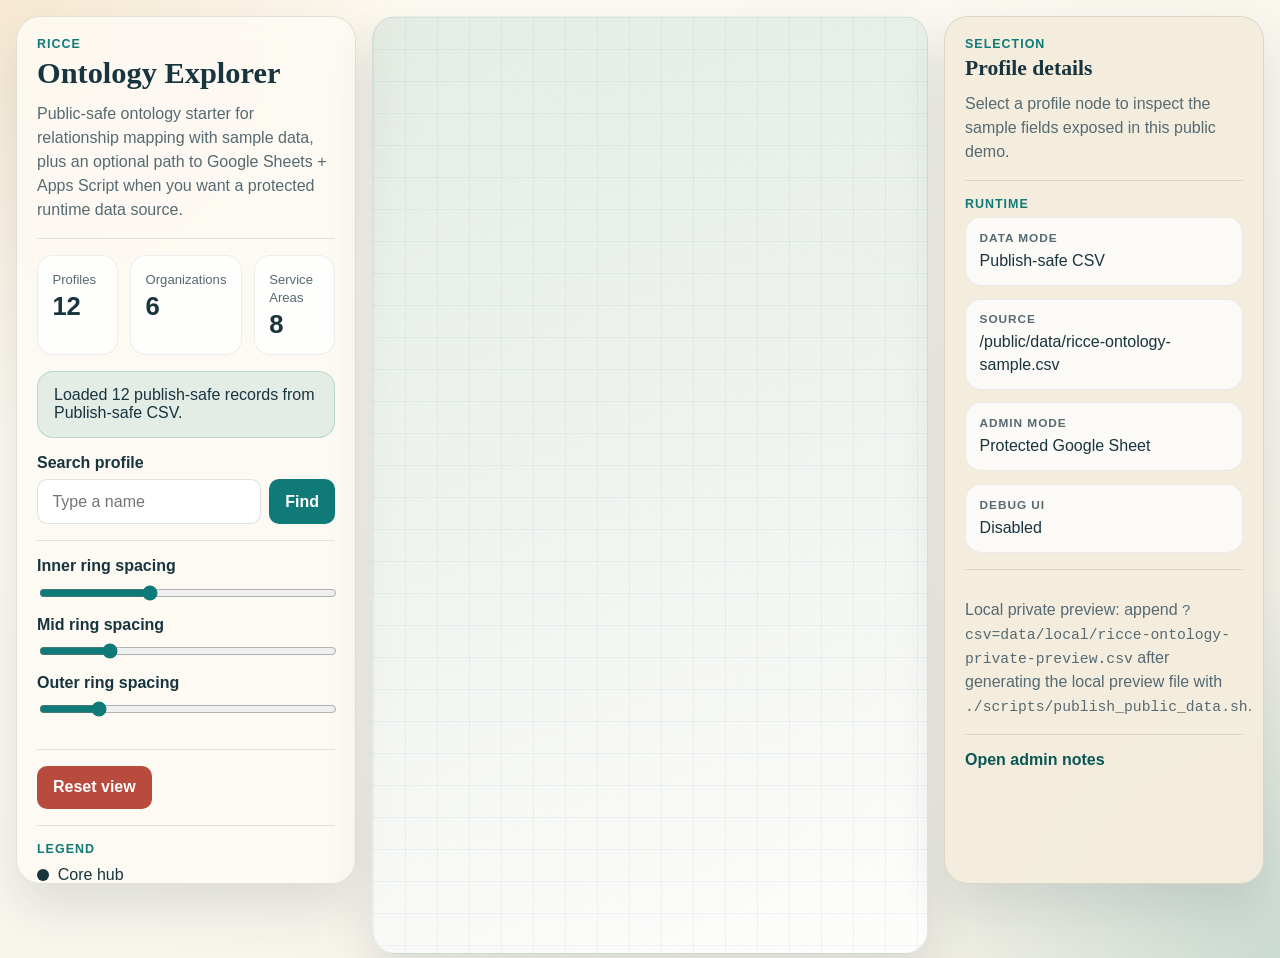
<file: public/index.html>
<!DOCTYPE html>
<html lang="en">
<head>
  <meta charset="UTF-8">
  <meta name="viewport" content="width=device-width, initial-scale=1.0">
  <title>RICCE Ontology Explorer</title>
  <meta
    name="description"
    content="Interactive ontology graph starter for RICCE, prepared for Firebase Hosting with a public-safe sample dataset."
  >
  <link rel="stylesheet" href="assets/css/styles.css">
</head>
<body class="app-body">
  <div class="app-shell">
    <aside class="panel panel-left">
      <div class="panel-section">
        <p class="eyebrow">RICCE</p>
        <h1>Ontology Explorer</h1>
        <p class="subtitle">
          Public-safe ontology starter for relationship mapping with sample data, plus an optional path
          to Google Sheets + Apps Script when you want a protected runtime data source.
        </p>
      </div>

      <div class="stat-grid" aria-label="Dataset summary">
        <div class="stat-card">
          <span class="stat-label">Profiles</span>
          <strong id="profileCount">0</strong>
        </div>
        <div class="stat-card">
          <span class="stat-label">Organizations</span>
          <strong id="organizationCount">0</strong>
        </div>
        <div class="stat-card">
          <span class="stat-label">Service Areas</span>
          <strong id="serviceAreaCount">0</strong>
        </div>
      </div>

      <div id="statusMessage" class="status-card" role="status">Loading dataset...</div>

      <div id="fileFallback" class="panel-section file-fallback is-hidden">
        <label for="csvFileInput">Manual CSV fallback</label>
        <p class="helper-copy">
          If the configured dataset cannot be loaded, you can temporarily load a publish-safe CSV
          file from your machine.
        </p>
        <input type="file" id="csvFileInput" accept=".csv">
      </div>

      <div class="panel-section">
        <label for="searchInput">Search profile</label>
        <div class="search-row">
          <input type="text" id="searchInput" placeholder="Type a name">
          <button id="btnSearch" type="button">Find</button>
        </div>
      </div>

      <div class="panel-section">
        <label for="sliderArea">Inner ring spacing</label>
        <input type="range" id="sliderArea" min="50" max="600" value="250">

        <label for="sliderOrg">Mid ring spacing</label>
        <input type="range" id="sliderOrg" min="50" max="500" value="150">

        <label for="sliderName">Outer ring spacing</label>
        <input type="range" id="sliderName" min="30" max="300" value="80">
      </div>

      <div class="panel-section">
        <button id="btnReset" class="button button-secondary" type="button">Reset view</button>
      </div>

      <div class="panel-section">
        <p class="eyebrow">Legend</p>
        <ul class="legend-list">
          <li><span class="legend-dot legend-center"></span>Core hub</li>
          <li><span class="legend-dot legend-area"></span>Service area</li>
          <li><span class="legend-dot legend-org"></span>Organization</li>
          <li><span class="legend-dot legend-person"></span>Profile</li>
        </ul>
      </div>
    </aside>

    <main class="graph-stage">
      <div id="mynetwork" aria-label="Ontology graph visualization"></div>
    </main>

    <aside class="panel panel-right">
      <div class="panel-section">
        <p class="eyebrow">Selection</p>
        <h2 id="panelTitle">Profile details</h2>
        <p id="selectionPlaceholder" class="helper-copy">
          Select a profile node to inspect the sample fields exposed in this public demo.
        </p>
        <div id="panelContent" class="detail-list"></div>
      </div>

      <div class="panel-section">
        <p class="eyebrow">Runtime</p>
        <dl class="meta-list">
          <div>
            <dt>Data mode</dt>
            <dd id="dataModeLabel">-</dd>
          </div>
          <div>
            <dt>Source</dt>
            <dd id="dataSourceLabel">-</dd>
          </div>
          <div>
            <dt>Admin mode</dt>
            <dd id="adminModeLabel">-</dd>
          </div>
          <div>
            <dt>Debug UI</dt>
            <dd id="debugModeLabel">-</dd>
          </div>
        </dl>
      </div>

      <div class="panel-section">
        <p class="helper-copy">
          Local private preview: append <code>?csv=data/local/ricce-ontology-private-preview.csv</code>
          after generating the local preview file with <code>./scripts/publish_public_data.sh</code>.
        </p>
      </div>

      <div class="panel-section">
        <a class="text-link" href="admin/">Open admin notes</a>
      </div>
    </aside>
  </div>

  <script src="assets/js/site-config.js"></script>
  <script src="assets/js/site-shared.js"></script>
  <script src="assets/vendor/vis-network.min.js"></script>
  <script src="assets/vendor/papaparse.min.js"></script>
  <script src="assets/js/ontology-app.js"></script>
</body>
</html>
</file>
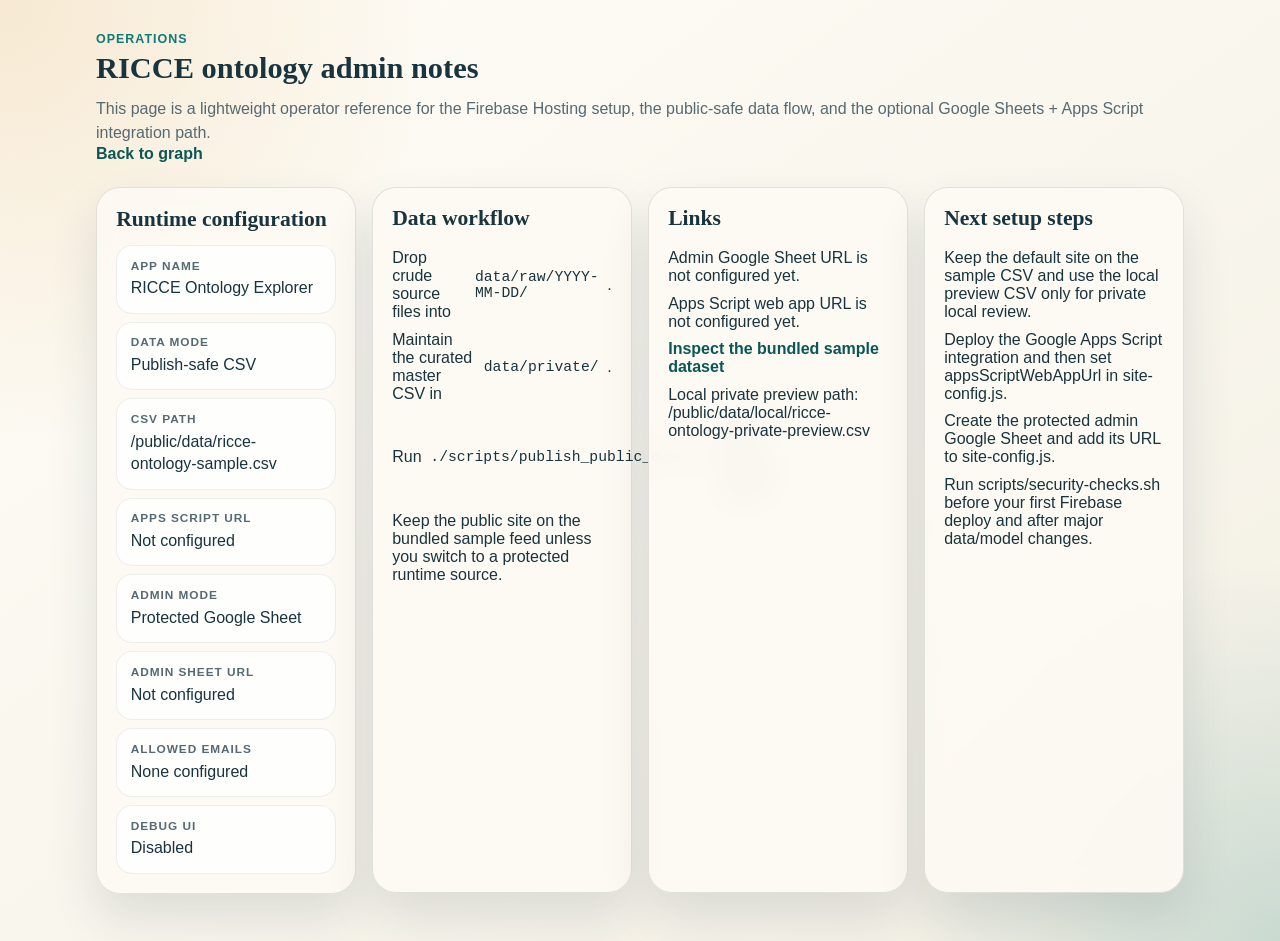
<file: public/admin/index.html>
<!DOCTYPE html>
<html lang="en">
<head>
  <meta charset="UTF-8">
  <meta name="viewport" content="width=device-width, initial-scale=1.0">
  <title>RICCE Ontology Admin Notes</title>
  <meta
    name="description"
    content="Operational notes and configuration status for the RICCE ontology starter and its Google Sheets / Apps Script workflow."
  >
  <link rel="stylesheet" href="../assets/css/styles.css">
</head>
<body class="admin-body">
  <main class="admin-shell">
    <header class="admin-header">
      <p class="eyebrow">Operations</p>
      <h1>RICCE ontology admin notes</h1>
      <p class="subtitle">
        This page is a lightweight operator reference for the Firebase Hosting setup, the public-safe
        data flow, and the optional Google Sheets + Apps Script integration path.
      </p>
      <a class="text-link" href="../">Back to graph</a>
    </header>

    <section class="admin-grid">
      <article class="admin-card">
        <h2>Runtime configuration</h2>
        <dl id="runtimeConfig" class="meta-list meta-list-compact"></dl>
      </article>

      <article class="admin-card">
        <h2>Data workflow</h2>
        <ol class="process-list">
          <li>Drop crude source files into <code>data/raw/YYYY-MM-DD/</code>.</li>
          <li>Maintain the curated master CSV in <code>data/private/</code>.</li>
          <li>Run <code>./scripts/publish_public_data.sh</code> only for local private preview output.</li>
          <li>Keep the public site on the bundled sample feed unless you switch to a protected runtime source.</li>
        </ol>
      </article>

      <article class="admin-card">
        <h2>Links</h2>
        <ul id="configLinks" class="link-list"></ul>
      </article>

      <article class="admin-card">
        <h2>Next setup steps</h2>
        <ul id="nextSteps" class="process-list"></ul>
      </article>
    </section>
  </main>

  <script src="../assets/js/site-config.js"></script>
  <script src="../assets/js/site-shared.js"></script>
  <script src="../assets/js/admin.js"></script>
</body>
</html>
</file>
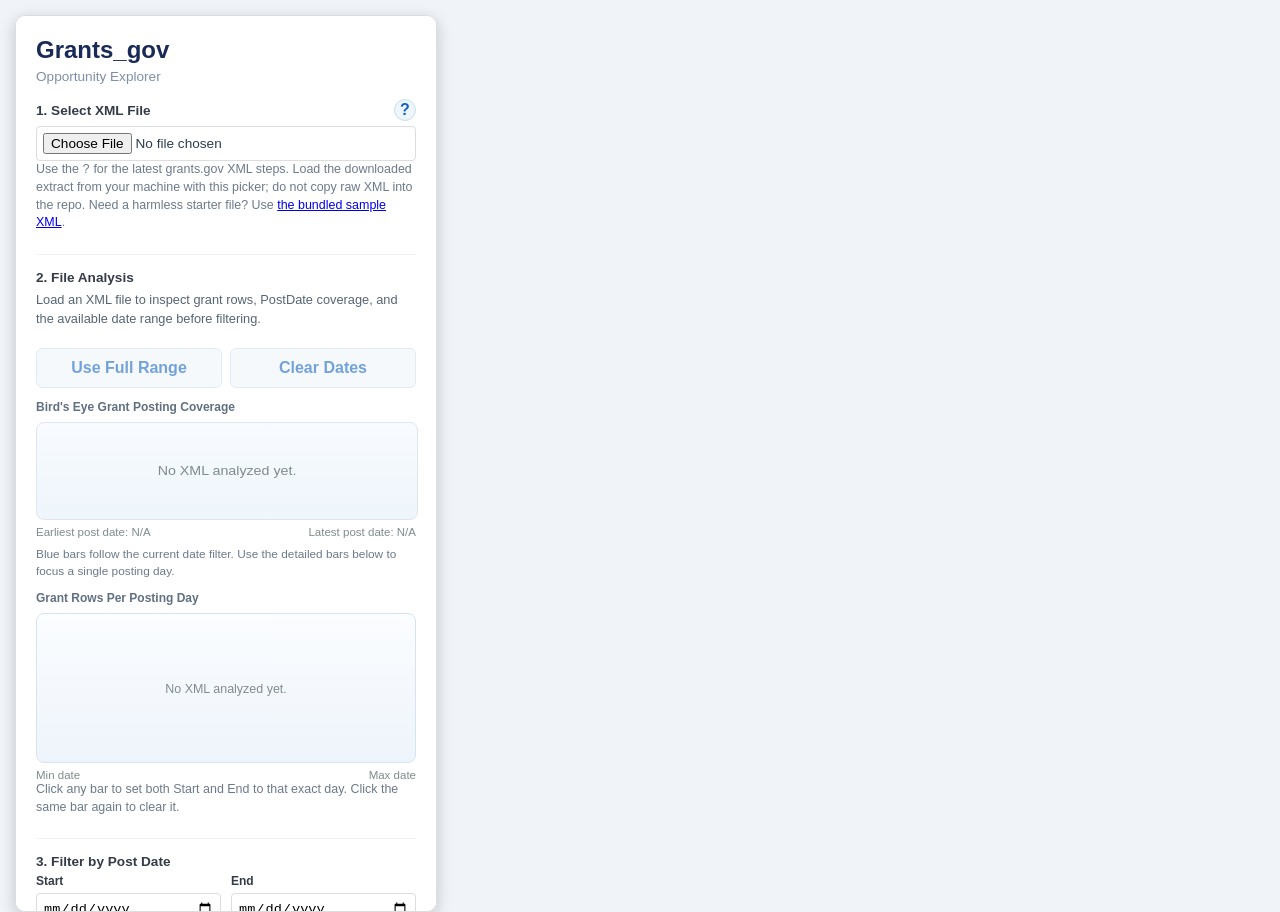
<file: public/tools/grants_gov.html>
<!DOCTYPE html>
<html lang="en">
<head>
    <meta charset="UTF-8">
    <meta name="viewport" content="width=device-width, initial-scale=1.0">
    <title>Grants.gov Opportunity Explorer</title>
    <script type="text/javascript" src="../assets/vendor/vis-network.min.js"></script>
    
    <style>
        body {
            margin: 0;
            padding: 0;
            font-family: 'Segoe UI', Tahoma, Geneva, Verdana, sans-serif;
            background-color: #f0f4f8;
            overflow: hidden;
            color: #2c3e50;
        }
        #mynetwork {
            width: 100vw;
            height: 100vh;
            position: absolute;
            top: 0;
            left: 0;
        }
        
        /* Side Panel Styling */
        #controlPanel {
            position: absolute;
            top: 15px;
            left: 15px;
            width: 380px;
            max-width: calc(100vw - 30px);
            background: rgba(255, 255, 255, 0.95);
            padding: 20px;
            border-radius: 10px;
            box-shadow: 0 4px 15px rgba(0,0,0,0.2);
            z-index: 10;
            backdrop-filter: blur(5px);
            border: 1px solid #dcdde1;
            max-height: 95vh;
            overflow-y: auto;
        }
        
        #controlPanel h1 { margin: 0 0 5px 0; font-size: 1.5rem; color: #192a56; }
        #controlPanel p.subtitle { margin: 0 0 15px 0; font-size: 0.85rem; color: #7f8fa6; }

        .control-group {
            margin-bottom: 15px;
            padding-bottom: 12px;
            border-bottom: 1px solid #f1f2f6;
        }
        .control-group:last-child { border-bottom: none; margin-bottom: 0; padding-bottom: 0; }
        .control-group label { display: block; font-weight: 600; font-size: 0.85rem; margin-bottom: 5px; color: #353b48; }
        
        input[type="file"], input[type="date"], select, input[type="text"] {
            width: 100%;
            padding: 6px;
            border: 1px solid #dcdde1;
            border-radius: 4px;
            box-sizing: border-box;
            font-size: 0.85rem;
            background: #fff;
        }
        
        .date-row { display: flex; gap: 10px; }
        .date-row div { flex: 1; }

        .layer-row { margin-bottom: 5px; }

        .field-label-row {
            display: flex;
            align-items: center;
            gap: 8px;
            margin-bottom: 5px;
        }

        .field-label-row label {
            flex: 1;
            margin-bottom: 0;
        }

        .control-help {
            margin: 0 0 10px 0;
            font-size: 0.78rem;
            color: #6c7a89;
            line-height: 1.4;
        }

        .help-button {
            display: inline-flex;
            align-items: center;
            justify-content: center;
            width: 22px;
            height: 22px;
            padding: 0;
            margin-top: 0;
            border-radius: 999px;
            border: 1px solid #c9deef;
            background: #eef5fb;
            color: #1565c0;
            font-weight: 700;
            cursor: pointer;
        }

        .help-button:hover {
            background: #dcecff;
        }

        .range-caption {
            display: flex;
            justify-content: space-between;
            font-size: 0.75rem;
            color: #7f8c8d;
            margin-top: 4px;
        }

        .button-row {
            display: flex;
            gap: 8px;
        }

        .button-row button {
            flex: 1;
            margin-top: 0;
        }

        .sub-control {
            margin-top: 12px;
        }

        .sub-control:first-child {
            margin-top: 0;
        }

        button {
            font: inherit;
            color: white;
            border: none;
            padding: 10px;
            border-radius: 6px;
            cursor: pointer;
            font-weight: bold;
            width: 100%;
            transition: background 0.2s;
            margin-top: 5px;
        }
        button.btn-primary {
            background-color: #0097e6;
        }
        button.btn-primary:hover { background-color: #00a8ff; }
        button.btn-secondary {
            background: #eef5fb;
            color: #1565c0;
            border: 1px solid #c9deef;
        }
        button.btn-secondary:hover { background: #dcecff; }
        button:disabled {
            opacity: 0.6;
            cursor: not-allowed;
        }

        #dynamicSliders { margin-top: 10px; }
        .slider-wrapper { margin-bottom: 10px; }
        .slider-wrapper label { font-size: 0.8rem; font-weight: 600; color: #1565c0;}
        input[type="range"] { width: 100%; cursor: pointer; }

        .analysis-summary {
            font-size: 0.8rem;
            color: #566573;
            line-height: 1.5;
        }

        .analysis-grid {
            display: grid;
            grid-template-columns: repeat(2, minmax(0, 1fr));
            gap: 8px;
            margin-top: 10px;
        }

        .analysis-card {
            background: #f5f7fb;
            border: 1px solid #dfe6ee;
            border-radius: 8px;
            padding: 8px;
        }

        .analysis-card .summary-label {
            display: block;
            font-size: 0.72rem;
            color: #718093;
            margin-bottom: 4px;
            text-transform: uppercase;
            letter-spacing: 0.03em;
        }

        .analysis-card .summary-value {
            display: block;
            font-size: 0.9rem;
            font-weight: 700;
            color: #192a56;
            line-height: 1.3;
        }

        .analysis-actions {
            display: flex;
            gap: 8px;
            margin-top: 10px;
        }

        .analysis-actions button {
            flex: 1;
            margin-top: 0;
        }

        .histogram-header {
            display: flex;
            justify-content: space-between;
            align-items: baseline;
            gap: 8px;
            margin-top: 12px;
            font-size: 0.75rem;
            font-weight: 700;
            color: #607080;
        }

        .histogram-meta {
            font-weight: 500;
            color: #7f8c8d;
            text-align: right;
        }

        #overviewHistogram {
            width: 100%;
            height: 96px;
            display: block;
            margin-top: 8px;
            border: 1px solid #dfe6ee;
            border-radius: 8px;
            background: linear-gradient(180deg, #f8fbff 0%, #eef5fb 100%);
        }

        .histogram-scale {
            display: flex;
            justify-content: space-between;
            gap: 12px;
            margin-top: 6px;
            font-size: 0.72rem;
            color: #7f8c8d;
        }

        .histogram {
            margin-top: 8px;
            height: 130px;
            display: flex;
            align-items: flex-end;
            gap: 3px;
            padding: 10px 8px 8px;
            border-radius: 8px;
            border: 1px solid #d6e4ef;
            background: linear-gradient(180deg, #fbfdff 0%, #eef4fb 100%);
            overflow-x: auto;
            overflow-y: hidden;
        }

        .histogram-empty {
            width: 100%;
            height: 100%;
            display: flex;
            align-items: center;
            justify-content: center;
            text-align: center;
            font-size: 0.78rem;
            color: #7f8c8d;
            line-height: 1.4;
        }

        .histogram-bar {
            flex: 0 0 10px;
            width: auto;
            min-width: 10px;
            padding: 0;
            margin-top: 0;
            border: none;
            border-radius: 4px 4px 0 0;
            background: linear-gradient(180deg, #38ada9 0%, #0a7c86 100%);
            cursor: pointer;
            transition: transform 0.15s ease, opacity 0.15s ease, box-shadow 0.15s ease;
        }

        .histogram-bar:hover,
        .histogram-bar:focus-visible {
            opacity: 0.92;
            transform: translateY(-2px);
            outline: none;
        }

        .histogram-bar.is-selected {
            background: linear-gradient(180deg, #f6b93b 0%, #e58e26 100%);
            box-shadow: 0 0 0 2px #f6b93b;
        }

        .analysis-note {
            margin: 8px 0 0 0;
            font-size: 0.74rem;
            color: #6c7a89;
            line-height: 1.4;
        }

        .selection-indicator {
            display: none;
            margin-top: 8px;
            padding: 8px 10px;
            border-radius: 6px;
            border: 1px solid #d6e4ef;
            background: #f7faff;
            font-size: 0.78rem;
            color: #29405f;
            line-height: 1.4;
        }

        /* Detail Panel Styling */
        #infoPanel {
            position: absolute;
            top: 15px;
            right: 15px;
            width: 320px;
            background: rgba(255, 255, 255, 0.95);
            border-radius: 10px;
            box-shadow: 0 4px 15px rgba(0,0,0,0.2);
            padding: 20px;
            z-index: 10;
            display: none;
            backdrop-filter: blur(5px);
            border: 1px solid #dcdde1;
            max-height: 90vh;
            overflow-y: auto;
        }
        #infoPanel h2 {
            margin-top: 0;
            font-size: 1.1rem;
            color: #192a56;
            border-bottom: 2px solid #0097e6;
            padding-bottom: 8px;
            word-wrap: break-word;
        }
        .detail-item { margin-bottom: 8px; font-size: 0.85rem; }
        .detail-label { font-weight: bold; color: #444; display: block; }
        .detail-value { color: #222; word-wrap: break-word; }
        .desc-box { background: #f5f6fa; padding: 8px; border-radius: 4px; font-size: 0.8rem; max-height: 150px; overflow-y: auto; border: 1px solid #e84118; margin-top: 5px;}

        .help-dialog {
            width: min(680px, calc(100vw - 32px));
            border: none;
            border-radius: 12px;
            padding: 0;
            box-shadow: 0 18px 45px rgba(0, 0, 0, 0.24);
        }

        .help-dialog::backdrop {
            background: rgba(17, 24, 39, 0.42);
        }

        .help-dialog-panel {
            padding: 20px;
            background: #fff;
        }

        .help-dialog-header {
            display: flex;
            justify-content: space-between;
            align-items: center;
            gap: 12px;
            margin-bottom: 12px;
        }

        .help-dialog-header h3 {
            margin: 0;
            font-size: 1rem;
            color: #192a56;
        }

        .help-dialog-close {
            width: auto;
            margin-top: 0;
            padding: 7px 10px;
        }

        .help-dialog-panel p {
            margin: 0 0 12px;
            font-size: 0.84rem;
            line-height: 1.5;
            color: #353b48;
        }

        .help-dialog-list {
            margin: 0 0 12px 18px;
            padding: 0;
            color: #353b48;
            font-size: 0.84rem;
            line-height: 1.6;
        }

        .help-dialog-list li {
            margin-bottom: 8px;
        }

        .help-dialog-note {
            font-size: 0.78rem;
            color: #6c7a89;
        }
    </style>
</head>
<body>

    <div id="controlPanel">
        <h1>Grants_gov</h1>
        <p class="subtitle">Opportunity Explorer</p>

        <div class="control-group">
            <div class="field-label-row">
                <label for="xmlFileInput">1. Select XML File</label>
                <button id="btnXmlHelp" type="button" class="help-button" aria-label="How to fetch the latest grants.gov XML" title="How to fetch the latest grants.gov XML">?</button>
            </div>
            <input type="file" id="xmlFileInput" accept=".xml">
            <p class="control-help">Use the <code>?</code> for the latest grants.gov XML steps. Load the downloaded extract from your machine with this picker; do not copy raw XML into the repo. Need a harmless starter file? Use <a href="examples/grants-opportunities-sample.xml">the bundled sample XML</a>.</p>
        </div>

        <div class="control-group">
            <label>2. File Analysis</label>
            <div id="fileAnalysisSummary" class="analysis-summary">Load an XML file to inspect grant rows, PostDate coverage, and the available date range before filtering.</div>
            <div id="fileAnalysisStats" class="analysis-grid"></div>
            <div class="analysis-actions">
                <button id="btnUseFullRange" type="button" class="btn-secondary" disabled>Use Full Range</button>
                <button id="btnClearDates" type="button" class="btn-secondary" disabled>Clear Dates</button>
            </div>
            <div class="histogram-header">
                <span>Bird's Eye Grant Posting Coverage</span>
                <span id="overviewMeta" class="histogram-meta"></span>
            </div>
            <svg id="overviewHistogram" viewBox="0 0 320 96" preserveAspectRatio="none" role="img" aria-label="Bird's eye grant posting coverage overview"></svg>
            <div class="histogram-scale">
                <span id="overviewStartLabel">Earliest post date: N/A</span>
                <span id="overviewEndLabel">Latest post date: N/A</span>
            </div>
            <p id="overviewNote" class="analysis-note">Blue bars follow the current date filter. Use the detailed bars below to focus a single posting day.</p>
            <div class="histogram-header">
                <span>Grant Rows Per Posting Day</span>
                <span id="histogramMeta" class="histogram-meta"></span>
            </div>
            <div id="fileHistogram" class="histogram">
                <div class="histogram-empty">No XML analyzed yet.</div>
            </div>
            <div class="histogram-scale">
                <span id="histogramStartLabel">Min date</span>
                <span id="histogramEndLabel">Max date</span>
            </div>
            <div id="selectedDayCount" class="selection-indicator"></div>
            <p class="control-help">Click any bar to set both Start and End to that exact day. Click the same bar again to clear it.</p>
        </div>

        <div class="control-group">
            <label>3. Filter by Post Date</label>
            <div class="date-row">
                <div>
                    <label style="font-size: 0.75rem;">Start</label>
                    <input type="date" id="dateStart">
                </div>
                <div>
                    <label style="font-size: 0.75rem;">End</label>
                    <input type="date" id="dateEnd">
                </div>
            </div>
        </div>

        <div class="control-group">
            <label>4. Clustering Hierarchy (Inner to Outer)</label>
            <div class="layer-row"><select id="layer1"></select></div>
            <div class="layer-row"><select id="layer2"></select></div>
            <div class="layer-row"><select id="layer3"></select></div>
            <div class="layer-row"><select id="layer4"></select></div>
            <div class="layer-row"><select id="layer5"></select></div>
        </div>

        <button id="btnGenerate" class="btn-primary">Generate Graph</button>
        <button id="btnSearch" type="button" class="btn-secondary" style="margin-top:10px; padding: 5px; font-size:0.8rem;">Search Opportunity Title</button>
        <div style="display:none;" id="searchBoxWrapper">
            <input type="text" id="searchInput" placeholder="Enter keyword..." style="margin-top:5px;">
        </div>

        <div class="control-group" id="layoutControls" style="display: none; margin-top:15px; padding-top:15px; border-top: 2px solid #0097e6;">
            <label>5. Layout Controls</label>
            <div id="dynamicSliders"></div>
            <div class="sub-control">
                <label for="sliderWiggle">Opening Wiggle</label>
                <input type="range" id="sliderWiggle" min="0" max="100" value="20">
                <div class="range-caption">
                    <span>Steady</span>
                    <span>Wiggly</span>
                </div>
            </div>
            <div class="sub-control">
                <label>Node Pinning</label>
                <p class="control-help">Drag any node and release it to pin it in place. Use the buttons below to free pinned nodes again.</p>
                <div class="button-row">
                    <button id="btnUnpinSelected" type="button" class="btn-secondary">Unpin Selected</button>
                    <button id="btnUnpinAll" type="button" class="btn-secondary">Unpin All</button>
                </div>
            </div>
        </div>
    </div>

    <div id="mynetwork"></div>

    <div id="infoPanel">
        <h2 id="panelTitle">Grant Details</h2>
        <div id="panelContent"></div>
    </div>

    <dialog id="xmlHelpDialog" class="help-dialog" aria-labelledby="xmlHelpTitle">
        <div class="help-dialog-panel">
            <div class="help-dialog-header">
                <h3 id="xmlHelpTitle">How to fetch the latest grants.gov XML</h3>
                <button id="btnXmlHelpClose" type="button" class="btn-secondary help-dialog-close">Close</button>
            </div>
            <p>Use the latest public grants.gov XML extract, then load that file here with the picker above.</p>
            <ol class="help-dialog-list">
                <li><a href="https://www.grants.gov/" target="_blank" rel="noopener noreferrer">Go to https://www.grants.gov/</a></li>
                <li><a href="https://www.grants.gov/xml-extract" target="_blank" rel="noopener noreferrer">Go to https://www.grants.gov/xml-extract</a></li>
                <li>Select the latest dated <code>.xml</code> file.</li>
            </ol>
            <p class="help-dialog-note">Each link opens in a new tab so this session stays in place. Keep the XML outside the repo and load it directly from Downloads or another local folder.</p>
        </div>
    </dialog>

    <script>
        // Available fields for clustering
        const schemaFields = [
            { value: 'none', text: '-- None --' },
            { value: 'AgencyName', text: 'Agency Name' },
            { value: 'CategoryExplanation', text: 'Category Explanation' },
            { value: 'FundingInstrumentType', text: 'Funding Instrument Type' },
            { value: 'CostSharingOrMatchingRequirement', text: 'Cost Sharing Requirement' },
            { value: 'EligibleApplicants', text: 'Eligible Applicants' }
        ];

        let network = null;
        const nodes = new vis.DataSet();
        const edges = new vis.DataSet();
        let allGrants = [];
        let analysisSnapshot = null;
        let isFileLoading = false;
        const defaultSliderValues = {
            wiggle: 20
        };

        document.addEventListener('DOMContentLoaded', function() {
            for (let i = 1; i <= 5; i++) {
                const sel = document.getElementById(`layer${i}`);
                schemaFields.forEach(f => {
                    const opt = document.createElement('option');
                    opt.value = f.value;
                    opt.textContent = f.text;
                    sel.appendChild(opt);
                });
                // Default first two layers to make it look good instantly
                if (i === 1) sel.value = 'AgencyName';
                if (i === 2) sel.value = 'CategoryExplanation';
            }

            document.getElementById('btnGenerate').disabled = true;
            document.getElementById('btnSearch').disabled = true;
            document.getElementById('xmlFileInput').addEventListener('change', loadSelectedFile);
            document.getElementById('btnXmlHelp').addEventListener('click', openXmlHelpDialog);
            document.getElementById('btnXmlHelpClose').addEventListener('click', closeXmlHelpDialog);
            document.getElementById('btnGenerate').addEventListener('click', processAndGraph);
            document.getElementById('btnUseFullRange').addEventListener('click', applyFullDateRange);
            document.getElementById('btnClearDates').addEventListener('click', clearDateFilters);
            document.getElementById('btnSearch').addEventListener('click', searchNode);
            document.getElementById('searchInput').addEventListener('keydown', function(event) {
                if (event.key === 'Enter') {
                    searchNode();
                }
            });
            document.getElementById('dateStart').addEventListener('input', function() {
                syncDateInputs('dateStart');
            });
            document.getElementById('dateEnd').addEventListener('input', function() {
                syncDateInputs('dateEnd');
            });
            document.getElementById('sliderWiggle').value = defaultSliderValues.wiggle;
            document.getElementById('sliderWiggle').addEventListener('input', function() {
                applyWiggleSetting(false);
            });
            document.getElementById('sliderWiggle').addEventListener('change', function() {
                applyWiggleSetting(true);
            });
            document.getElementById('btnUnpinSelected').addEventListener('click', function() {
                const selectedNodeIds = network ? network.getSelectedNodes() : [];
                if (!selectedNodeIds.length) {
                    alert('Select one or more nodes to unpin.');
                    return;
                }
                unpinNodes(selectedNodeIds);
            });
            document.getElementById('btnUnpinAll').addEventListener('click', function() {
                unpinNodes(nodes.getIds());
            });
            bindDialogBackdropClose('xmlHelpDialog', closeXmlHelpDialog);

            resetFileAnalysis('Load an XML file to inspect grant rows, PostDate coverage, and the available date range before filtering.');
        });

        function openDialog(dialogId) {
            const dialog = document.getElementById(dialogId);
            if (typeof dialog.showModal === 'function') {
                dialog.showModal();
            } else {
                dialog.setAttribute('open', 'open');
            }
        }

        function closeDialog(dialogId) {
            const dialog = document.getElementById(dialogId);
            if (typeof dialog.close === 'function') {
                dialog.close();
            } else {
                dialog.removeAttribute('open');
            }
        }

        function bindDialogBackdropClose(dialogId, closeHandler) {
            document.getElementById(dialogId).addEventListener('click', function(event) {
                const rect = this.getBoundingClientRect();
                const clickedOutside = event.clientX < rect.left || event.clientX > rect.right || event.clientY < rect.top || event.clientY > rect.bottom;
                if (clickedOutside) {
                    closeHandler();
                }
            });
        }

        function openXmlHelpDialog() {
            openDialog('xmlHelpDialog');
        }

        function closeXmlHelpDialog() {
            closeDialog('xmlHelpDialog');
        }

        function parseXmlDate(dateStr) {
            if (!dateStr || !/^\d{8}$/.test(dateStr)) return null;
            const m = dateStr.substring(0, 2);
            const d = dateStr.substring(2, 4);
            const y = dateStr.substring(4, 8);
            const isoDate = `${y}-${m}-${d}`;
            const parsedDate = new Date(`${isoDate}T00:00:00Z`);
            if (Number.isNaN(parsedDate.getTime()) || parsedDate.toISOString().slice(0, 10) !== isoDate) {
                return null;
            }
            return isoDate;
        }

        function getXmlTagContent(xmlNode, tagName) {
            const el = xmlNode.getElementsByTagNameNS('*', tagName)[0] || xmlNode.getElementsByTagName(tagName)[0];
            return el ? el.textContent.trim() : 'Unknown/N/A';
        }

        function parseGrantsXml(xmlText) {
            const parser = new DOMParser();
            const xmlDoc = parser.parseFromString(xmlText, 'application/xml');
            const parseErrors = xmlDoc.getElementsByTagName('parsererror');
            if (parseErrors.length > 0) {
                throw new Error('The selected file could not be parsed as valid XML.');
            }

            const opportunities = xmlDoc.getElementsByTagNameNS('*', 'OpportunitySynopsisDetail_1_0').length
                ? xmlDoc.getElementsByTagNameNS('*', 'OpportunitySynopsisDetail_1_0')
                : xmlDoc.getElementsByTagName('OpportunitySynopsisDetail_1_0');
            if (opportunities.length === 0) {
                throw new Error('Could not find <OpportunitySynopsisDetail_1_0> tags. Please check the XML schema.');
            }

            const grants = [];
            for (let i = 0; i < opportunities.length; i++) {
                const opp = opportunities[i];
                grants.push({
                    OpportunityID: getXmlTagContent(opp, 'OpportunityID'),
                    OpportunityTitle: getXmlTagContent(opp, 'OpportunityTitle'),
                    OpportunityNumber: getXmlTagContent(opp, 'OpportunityNumber'),
                    AgencyName: getXmlTagContent(opp, 'AgencyName'),
                    CategoryExplanation: getXmlTagContent(opp, 'CategoryExplanation'),
                    FundingInstrumentType: getXmlTagContent(opp, 'FundingInstrumentType'),
                    CostSharingOrMatchingRequirement: getXmlTagContent(opp, 'CostSharingOrMatchingRequirement'),
                    EligibleApplicants: getXmlTagContent(opp, 'EligibleApplicants'),
                    PostDate: parseXmlDate(getXmlTagContent(opp, 'PostDate')),
                    CloseDate: parseXmlDate(getXmlTagContent(opp, 'CloseDate')),
                    AwardCeiling: getXmlTagContent(opp, 'AwardCeiling'),
                    Description: getXmlTagContent(opp, 'Description')
                });
            }
            return grants;
        }

        function loadSelectedFile() {
            const fileInput = document.getElementById('xmlFileInput');
            const file = fileInput.files[0];

            if (!file) {
                allGrants = [];
                analysisSnapshot = null;
                clearCurrentGraph();
                resetDateInputs();
                resetFileAnalysis('Load an XML file to inspect grant rows, PostDate coverage, and the available date range before filtering.');
                document.getElementById('btnGenerate').disabled = true;
                return;
            }

            isFileLoading = true;
            allGrants = [];
            analysisSnapshot = null;
            document.getElementById('btnGenerate').disabled = true;
            resetDateInputs();
            resetFileAnalysis(`Analyzing ${file.name}...`);
            clearCurrentGraph();

            const reader = new FileReader();
            reader.onload = function(event) {
                try {
                    allGrants = parseGrantsXml(event.target.result);
                    analysisSnapshot = buildFileAnalysis(allGrants);
                    applyAnalysisToFilters(analysisSnapshot);
                    renderFileAnalysis(file.name, analysisSnapshot);
                    document.getElementById('btnGenerate').disabled = allGrants.length === 0;
                } catch (error) {
                    allGrants = [];
                    analysisSnapshot = null;
                    resetDateInputs();
                    resetFileAnalysis(error.message);
                    alert(error.message);
                } finally {
                    isFileLoading = false;
                }
            };
            reader.onerror = function() {
                allGrants = [];
                analysisSnapshot = null;
                isFileLoading = false;
                resetDateInputs();
                resetFileAnalysis(`Could not read ${file.name}.`);
                alert(`Could not read ${file.name}.`);
            };
            reader.readAsText(file);
        }

        function buildFileAnalysis(grants) {
            const countsByDate = new Map();
            let datedRows = 0;

            grants.forEach(grant => {
                if (!grant.PostDate) return;
                datedRows += 1;
                countsByDate.set(grant.PostDate, (countsByDate.get(grant.PostDate) || 0) + 1);
            });

            const sortedDates = Array.from(countsByDate.keys()).sort();
            if (!sortedDates.length) {
                return {
                    totalRows: grants.length,
                    datedRows: 0,
                    undatedRows: grants.length,
                    minDate: '',
                    maxDate: '',
                    histogramPoints: [],
                    activeDayPoints: [],
                    activeDays: 0,
                    busiestDay: null,
                    maxDailyCount: 0
                };
            }

            const minDate = sortedDates[0];
            const maxDate = sortedDates[sortedDates.length - 1];
            const histogramPoints = [];
            const activeDayPoints = sortedDates.map(date => ({ date: date, count: countsByDate.get(date) || 0 }));
            let peakCount = 0;
            let peakDate = minDate;

            for (let cursor = minDate; cursor <= maxDate; cursor = addDays(cursor, 1)) {
                const count = countsByDate.get(cursor) || 0;
                histogramPoints.push({ date: cursor, count: count });
                if (count > peakCount) {
                    peakCount = count;
                    peakDate = cursor;
                }
            }

            return {
                totalRows: grants.length,
                datedRows: datedRows,
                undatedRows: grants.length - datedRows,
                minDate: minDate,
                maxDate: maxDate,
                histogramPoints: histogramPoints,
                activeDayPoints: activeDayPoints,
                activeDays: activeDayPoints.length,
                busiestDay: peakCount > 0 ? { date: peakDate, count: peakCount } : null,
                maxDailyCount: peakCount
            };
        }

        function addDays(isoDate, days) {
            const date = new Date(`${isoDate}T00:00:00Z`);
            date.setUTCDate(date.getUTCDate() + days);
            return date.toISOString().slice(0, 10);
        }

        function formatDisplayDate(isoDate) {
            if (!isoDate) return 'N/A';
            return new Date(`${isoDate}T00:00:00Z`).toLocaleDateString(undefined, {
                year: 'numeric',
                month: 'short',
                day: 'numeric',
                timeZone: 'UTC'
            });
        }

        function formatCount(value) {
            return Number(value || 0).toLocaleString();
        }

        function renderAnalysisCard(label, value) {
            return `
                <div class="analysis-card">
                    <span class="summary-label">${escapeHtml(label)}</span>
                    <span class="summary-value">${escapeHtml(value)}</span>
                </div>
            `;
        }

        function resetFileAnalysis(summaryText) {
            document.getElementById('fileAnalysisSummary').textContent = summaryText;
            document.getElementById('fileAnalysisStats').innerHTML = '';
            document.getElementById('overviewHistogram').innerHTML = '<text x="160" y="52" text-anchor="middle" font-size="12" fill="#7f8c8d">No XML analyzed yet.</text>';
            document.getElementById('overviewMeta').textContent = '';
            document.getElementById('overviewStartLabel').textContent = 'Earliest post date: N/A';
            document.getElementById('overviewEndLabel').textContent = 'Latest post date: N/A';
            document.getElementById('fileHistogram').innerHTML = '<div class="histogram-empty">No XML analyzed yet.</div>';
            document.getElementById('histogramMeta').textContent = '';
            document.getElementById('histogramStartLabel').textContent = 'Min date';
            document.getElementById('histogramEndLabel').textContent = 'Max date';
            document.getElementById('btnUseFullRange').disabled = true;
            document.getElementById('btnClearDates').disabled = true;
            document.getElementById('selectedDayCount').style.display = 'none';
            document.getElementById('selectedDayCount').textContent = '';
        }

        function renderFileAnalysis(fileName, analysis) {
            if (!analysis.totalRows) {
                resetFileAnalysis('The selected XML did not contain any usable grant rows.');
                return;
            }

            const missingOrInvalid = analysis.undatedRows;
            document.getElementById('fileAnalysisSummary').textContent =
                `Loaded ${fileName}. ${formatCount(analysis.totalRows)} grant row(s) available. ${formatCount(analysis.datedRows)} include PostDate; ${formatCount(missingOrInvalid)} are missing or invalid.`;

            document.getElementById('fileAnalysisStats').innerHTML = [
                renderAnalysisCard('Grant rows', formatCount(analysis.totalRows)),
                renderAnalysisCard('Rows with PostDate', formatCount(analysis.datedRows)),
                renderAnalysisCard('Missing / invalid PostDate', formatCount(missingOrInvalid)),
                renderAnalysisCard('Days with postings', formatCount(analysis.activeDays)),
                renderAnalysisCard(
                    'Date range',
                    analysis.minDate && analysis.maxDate
                        ? `${formatDisplayDate(analysis.minDate)} -> ${formatDisplayDate(analysis.maxDate)}`
                        : 'Not available'
                ),
                renderAnalysisCard(
                    'Busiest day',
                    analysis.busiestDay
                        ? `${formatDisplayDate(analysis.busiestDay.date)} (${formatCount(analysis.busiestDay.count)})`
                        : 'Not available'
                )
            ].join('');

            document.getElementById('btnUseFullRange').disabled = !(analysis.minDate && analysis.maxDate);
            document.getElementById('btnClearDates').disabled = false;

            renderOverviewHistogram(analysis);
            renderDetailedHistogram(analysis);
        }

        function renderOverviewHistogram(analysis) {
            const svg = document.getElementById('overviewHistogram');
            if (!analysis.histogramPoints.length) {
                svg.innerHTML = '<text x="160" y="52" text-anchor="middle" font-size="12" fill="#7f8c8d">No valid PostDate values found.</text>';
                document.getElementById('overviewMeta').textContent = '';
                document.getElementById('overviewStartLabel').textContent = 'Earliest post date: N/A';
                document.getElementById('overviewEndLabel').textContent = 'Latest post date: N/A';
                return;
            }

            const width = 320;
            const height = 96;
            const chartTop = 6;
            const chartBottom = 82;
            const chartHeight = chartBottom - chartTop;
            const pointCount = analysis.histogramPoints.length;
            const step = width / pointCount;
            const barWidth = Math.max(step - 0.4, 0.6);
            const startDate = document.getElementById('dateStart').value;
            const endDate = document.getElementById('dateEnd').value;

            const bars = analysis.histogramPoints.map((point, index) => {
                const normalizedHeight = analysis.maxDailyCount === 0 ? 0 : (point.count / analysis.maxDailyCount) * chartHeight;
                const barHeight = point.count === 0 ? 1.2 : Math.max(normalizedHeight, 1.2);
                const x = index * step;
                const y = chartBottom - barHeight;
                const isSelected = (!startDate || point.date >= startDate) && (!endDate || point.date <= endDate);
                const fill = isSelected ? '#1565c0' : '#c7d3df';
                const opacity = point.count === 0 ? 0.22 : 0.94;

                return `
                    <rect x="${x.toFixed(2)}" y="${y.toFixed(2)}" width="${barWidth.toFixed(2)}" height="${barHeight.toFixed(2)}" rx="1.3" fill="${fill}" opacity="${opacity}">
                        <title>${point.date}: ${point.count} grant rows</title>
                    </rect>
                `;
            }).join('');

            svg.setAttribute('viewBox', `0 0 ${width} ${height}`);
            svg.innerHTML = `
                <line x1="0" y1="${chartBottom}" x2="${width}" y2="${chartBottom}" stroke="#dfe6ee" stroke-width="1" />
                ${bars}
            `;

            document.getElementById('overviewStartLabel').textContent = `Earliest post date: ${formatDisplayDate(analysis.minDate)}`;
            document.getElementById('overviewEndLabel').textContent = `Latest post date: ${formatDisplayDate(analysis.maxDate)}`;

            if (startDate && endDate) {
                document.getElementById('overviewMeta').textContent = startDate === endDate
                    ? `Focused on ${formatDisplayDate(startDate)}`
                    : `Highlighting ${formatDisplayDate(startDate)} -> ${formatDisplayDate(endDate)}`;
            } else if (startDate) {
                document.getElementById('overviewMeta').textContent = `From ${formatDisplayDate(startDate)}`;
            } else if (endDate) {
                document.getElementById('overviewMeta').textContent = `Through ${formatDisplayDate(endDate)}`;
            } else {
                document.getElementById('overviewMeta').textContent = 'Full file range';
            }
        }

        function renderDetailedHistogram(analysis) {
            const histogram = document.getElementById('fileHistogram');
            histogram.innerHTML = '';

            if (!analysis.activeDayPoints.length) {
                histogram.innerHTML = '<div class="histogram-empty">No valid PostDate values were found in this XML file.</div>';
                document.getElementById('histogramMeta').textContent = '';
                document.getElementById('histogramStartLabel').textContent = 'Min date';
                document.getElementById('histogramEndLabel').textContent = 'Max date';
                document.getElementById('selectedDayCount').style.display = 'none';
                document.getElementById('selectedDayCount').textContent = '';
                return;
            }

            document.getElementById('histogramMeta').textContent = `Peak ${formatCount(analysis.maxDailyCount)} grant row(s)`;
            document.getElementById('histogramStartLabel').textContent = analysis.minDate;
            document.getElementById('histogramEndLabel').textContent = analysis.maxDate;

            const fragment = document.createDocumentFragment();
            analysis.activeDayPoints.forEach(point => {
                const bar = document.createElement('button');
                const heightRatio = analysis.maxDailyCount ? point.count / analysis.maxDailyCount : 0;
                bar.type = 'button';
                bar.className = 'histogram-bar';
                bar.style.height = `${Math.max(12, Math.round(heightRatio * 110))}px`;
                bar.title = `${point.date}: ${formatCount(point.count)} grant row(s)`;
                bar.setAttribute('data-date', point.date);
                bar.setAttribute('aria-label', `${point.date}: ${formatCount(point.count)} grant rows`);
                bar.addEventListener('click', function() {
                    applySingleDayFilter(point.date);
                });
                fragment.appendChild(bar);
            });
            histogram.appendChild(fragment);
            syncHistogramSelection();
        }

        function applySingleDayFilter(date) {
            const startDate = document.getElementById('dateStart').value;
            const endDate = document.getElementById('dateEnd').value;

            if (startDate === date && endDate === date) {
                clearDateFilters();
                return;
            }

            document.getElementById('dateStart').value = date;
            document.getElementById('dateEnd').value = date;
            syncDateInputs();
        }

        function applyFullDateRange() {
            if (!analysisSnapshot || !analysisSnapshot.minDate || !analysisSnapshot.maxDate) return;
            document.getElementById('dateStart').value = analysisSnapshot.minDate;
            document.getElementById('dateEnd').value = analysisSnapshot.maxDate;
            syncDateInputs();
        }

        function applyAnalysisToFilters(analysis) {
            const startInput = document.getElementById('dateStart');
            const endInput = document.getElementById('dateEnd');

            if (!analysis || !analysis.minDate || !analysis.maxDate) {
                clearDateFilters();
                return;
            }

            startInput.min = analysis.minDate;
            startInput.max = analysis.maxDate;
            endInput.min = analysis.minDate;
            endInput.max = analysis.maxDate;

            if (startInput.value && startInput.value < analysis.minDate) {
                startInput.value = analysis.minDate;
            }
            if (endInput.value && endInput.value > analysis.maxDate) {
                endInput.value = analysis.maxDate;
            }
        }

        function resetDateInputs() {
            const startInput = document.getElementById('dateStart');
            const endInput = document.getElementById('dateEnd');
            startInput.value = '';
            endInput.value = '';
            startInput.removeAttribute('min');
            startInput.removeAttribute('max');
            endInput.removeAttribute('min');
            endInput.removeAttribute('max');
        }

        function clearDateFilters() {
            document.getElementById('dateStart').value = '';
            document.getElementById('dateEnd').value = '';
            syncDateInputs();
        }

        function syncDateInputs(changedInputId) {
            const startInput = document.getElementById('dateStart');
            const endInput = document.getElementById('dateEnd');

            if (startInput.value && endInput.value && startInput.value > endInput.value) {
                if (changedInputId === 'dateStart') {
                    endInput.value = startInput.value;
                } else {
                    startInput.value = endInput.value;
                }
            }

            if (analysisSnapshot) {
                renderOverviewHistogram(analysisSnapshot);
            }
            syncHistogramSelection();
        }

        function syncHistogramSelection() {
            const startDate = document.getElementById('dateStart').value;
            const endDate = document.getElementById('dateEnd').value;

            document.querySelectorAll('.histogram-bar').forEach(bar => {
                const isSelected = startDate && endDate && startDate === endDate && bar.getAttribute('data-date') === startDate;
                bar.classList.toggle('is-selected', isSelected);
            });

            updateSelectedDayIndicator(startDate, endDate);
        }

        function updateSelectedDayIndicator(startDate, endDate) {
            const indicator = document.getElementById('selectedDayCount');
            if (!analysisSnapshot || !startDate || !endDate || startDate !== endDate) {
                indicator.style.display = 'none';
                indicator.textContent = '';
                return;
            }

            const selectedEntry = analysisSnapshot.activeDayPoints.find(point => point.date === startDate);
            const rowCount = selectedEntry ? selectedEntry.count : 0;
            indicator.textContent = `${startDate}: ${formatCount(rowCount)} grant row(s) in the loaded file. Click the same bar again to clear.`;
            indicator.style.display = 'block';
        }

        function processAndGraph() {
            if (isFileLoading) {
                alert('The XML file is still being analyzed. Please wait a moment and try again.');
                return;
            }

            if (allGrants.length === 0) {
                alert('Please select an XML file first.');
                return;
            }

            buildHierarchy();
        }

        function clearCurrentGraph() {
            nodes.clear();
            edges.clear();
            document.getElementById('layoutControls').style.display = 'none';
            document.getElementById('infoPanel').style.display = 'none';
            document.getElementById('btnSearch').disabled = true;
            document.getElementById('searchBoxWrapper').style.display = 'none';
            document.getElementById('searchInput').value = '';
        }

        function buildHierarchy() {
            const startDate = document.getElementById('dateStart').value;
            const endDate = document.getElementById('dateEnd').value;
            const filteredGrants = allGrants.filter(g => {
                if (!g.PostDate) return false;
                if (startDate && g.PostDate < startDate) return false;
                if (endDate && g.PostDate > endDate) return false;
                return true;
            });

            if (filteredGrants.length === 0) {
                alert('No grants found for the selected date range.');
                return;
            }

            nodes.clear();
            edges.clear();
            document.getElementById('infoPanel').style.display = 'none';

            const activeLayers = [];
            for (let i = 1; i <= 5; i++) {
                const val = document.getElementById(`layer${i}`).value;
                if (val !== 'none') {
                    activeLayers.push({
                        id: `layer${i}`,
                        field: val,
                        label: schemaFields.find(x => x.value === val).text
                    });
                }
            }

            nodes.add({ id: 'root', label: 'Grants.gov\nOpportunities', shape: 'star', size: 30, color: '#192a56', font: {color: '#fff'} });

            const addedNodes = new Set();
            addedNodes.add('root');

            filteredGrants.forEach(grant => {
                let parentId = 'root';

                activeLayers.forEach((layer, index) => {
                    const nodeValue = grant[layer.field] || 'N/A';
                    const nodeId = `l${index}_${parentId}_${nodeValue}`.replace(/[^a-zA-Z0-9_]/g, '_');

                    if (!addedNodes.has(nodeId)) {
                        const colors = ['#e1b12c', '#44bd32', '#0097e6', '#8c7ae6', '#e84118'];
                        nodes.add({
                            id: nodeId,
                            label: nodeValue.substring(0, 30) + (nodeValue.length > 30 ? '...' : ''),
                            shape: 'box',
                            color: { background: colors[index % colors.length], border: '#ffffff' },
                            font: { color: '#ffffff', size: 14 - index }
                        });
                        addedNodes.add(nodeId);
                    }

                    const edgeId = `e_${parentId}_${nodeId}`;
                    if (!edges.get(edgeId)) {
                        edges.add({
                            id: edgeId,
                            from: parentId,
                            to: nodeId,
                            type: `edge_level_${index}`,
                            length: 150 - (index * 20),
                            color: { opacity: 0.6 }
                        });
                    }
                    parentId = nodeId;
                });

                const leafId = `grant_${grant.OpportunityID}`;
                if (!addedNodes.has(leafId)) {
                    nodes.add({
                        id: leafId,
                        label: grant.OpportunityID,
                        group: 'leaf',
                        shape: 'dot',
                        size: 8,
                        color: { background: '#e84118', border: '#c23616' },
                        title: grant.OpportunityTitle,
                        details: grant
                    });
                    addedNodes.add(leafId);
                    
                    edges.add({
                        id: `e_${parentId}_${leafId}`,
                        from: parentId,
                        to: leafId,
                        type: `edge_leaf`,
                        length: 80,
                        color: { opacity: 0.4 }
                    });
                }
            });

            generateSliders(activeLayers);
            initNetwork();
        }

        function generateSliders(activeLayers) {
            const containerDiv = document.getElementById('layoutControls');
            const slidersDiv = document.getElementById('dynamicSliders');
            slidersDiv.innerHTML = '';
            containerDiv.style.display = 'block';

            const createSlider = (edgeType, labelText, defaultLength) => {
                const wrapper = document.createElement('div');
                wrapper.className = 'slider-wrapper';
                
                const label = document.createElement('label');
                label.textContent = labelText;
                
                const slider = document.createElement('input');
                slider.type = 'range';
                slider.min = '20';
                slider.max = '400';
                slider.value = String(defaultLength);
                
                slider.addEventListener('input', function() {
                    updateEdgeLengths(edgeType, parseInt(this.value, 10));
                });

                wrapper.appendChild(label);
                wrapper.appendChild(slider);
                slidersDiv.appendChild(wrapper);
            };

            activeLayers.forEach((layer, index) => {
                const parentName = index === 0 ? 'Root' : activeLayers[index - 1].label;
                createSlider(`edge_level_${index}`, `${parentName} → ${layer.label}`, 150 - (index * 20));
            });

            const leafParentName = activeLayers.length > 0 ? activeLayers[activeLayers.length - 1].label : 'Root';
            createSlider(`edge_leaf`, `${leafParentName} → Opportunity (Leaf)`, 80);
        }

        function updateEdgeLengths(type, newLength) {
            if (!edges || edges.get().length === 0) return;
            const updates = edges.get()
                .filter(edge => edge.type === type)
                .map(edge => ({ id: edge.id, length: newLength }));
            edges.update(updates);
            if (network) {
                network.startSimulation();
            }
        }

        function getWigglePhysics() {
            const wiggleLevel = parseInt(document.getElementById('sliderWiggle').value, 10) / 100;
            return {
                solver: 'forceAtlas2Based',
                forceAtlas2Based: {
                    gravitationalConstant: -150,
                    centralGravity: 0.01 + (wiggleLevel * 0.015),
                    springConstant: 0.05 + (wiggleLevel * 0.05),
                    springLength: 100,
                    damping: 0.82 - (wiggleLevel * 0.62)
                },
                maxVelocity: 8 + (wiggleLevel * 24),
                minVelocity: 0.4,
                stabilization: {
                    iterations: Math.round(260 - (wiggleLevel * 120))
                }
            };
        }

        function applyWiggleSetting(restabilize) {
            if (!network) return;
            network.setOptions({ physics: getWigglePhysics() });
            if (restabilize) {
                network.startSimulation();
                network.stabilize(80);
            }
        }

        function setNodePinState(nodeIds, isPinned) {
            if (!network || !nodeIds || nodeIds.length === 0) return;
            const positions = network.getPositions(nodeIds);
            const updates = nodeIds.map(nodeId => {
                const currentPosition = positions[nodeId] || {};
                return {
                    id: nodeId,
                    x: currentPosition.x,
                    y: currentPosition.y,
                    fixed: { x: isPinned, y: isPinned }
                };
            });
            nodes.update(updates);
            if (!isPinned) {
                network.startSimulation();
            }
        }

        function pinNodes(nodeIds) {
            setNodePinState(nodeIds, true);
        }

        function unpinNodes(nodeIds) {
            setNodePinState(nodeIds, false);
        }

        function initNetwork() {
            const container = document.getElementById('mynetwork');
            const data = { nodes: nodes, edges: edges };
            const options = {
                edges: { smooth: { type: 'continuous' } },
                physics: getWigglePhysics(),
                interaction: { hover: true, tooltipDelay: 200, zoomView: true }
            };

            if(network !== null) { network.destroy(); }
            network = new vis.Network(container, data, options);
            document.getElementById('btnSearch').disabled = false;

            network.on("click", function (params) {
                const panel = document.getElementById('infoPanel');
                if (params.nodes.length > 0) {
                    const nodeId = params.nodes[0];
                    const nodeData = nodes.get(nodeId);
                    
                    if (nodeData && nodeData.group === 'leaf' && nodeData.details) {
                        const d = nodeData.details;
                        const contentDiv = document.getElementById('panelContent');
                        document.getElementById('panelTitle').textContent = d.OpportunityTitle;
                        
                        const html = `
                            <div class="detail-item"><span class="detail-label">Opportunity ID:</span><span class="detail-value">${escapeHtml(d.OpportunityID)}</span></div>
                            <div class="detail-item"><span class="detail-label">Opportunity Number:</span><span class="detail-value">${escapeHtml(d.OpportunityNumber)}</span></div>
                            <div class="detail-item"><span class="detail-label">Agency:</span><span class="detail-value">${escapeHtml(d.AgencyName)}</span></div>
                            <div class="detail-item"><span class="detail-label">Category:</span><span class="detail-value">${escapeHtml(d.CategoryExplanation)}</span></div>
                            <div class="detail-item"><span class="detail-label">Dates:</span><span class="detail-value">Post: ${escapeHtml(d.PostDate || 'Unknown/N/A')} | Close: ${escapeHtml(d.CloseDate || 'Unknown/N/A')}</span></div>
                            <div class="detail-item"><span class="detail-label">Funding Limit:</span><span class="detail-value">${escapeHtml(d.AwardCeiling)}</span></div>
                            <div class="detail-label">Description:</div>
                            <div class="desc-box">${escapeHtml(d.Description)}</div>
                        `;
                        contentDiv.innerHTML = html;
                        panel.style.display = 'block';
                    } else {
                        panel.style.display = 'none';
                    }
                } else {
                    panel.style.display = 'none';
                }
            });

            network.on('dragEnd', function(params) {
                if (!params.nodes || params.nodes.length === 0) return;
                pinNodes(params.nodes);
            });
        }

        function searchNode() {
            const wrapper = document.getElementById('searchBoxWrapper');
            if (wrapper.style.display === 'none') {
                wrapper.style.display = 'block';
                document.getElementById('searchInput').focus();
                return;
            }
            
            if(!network) return;
            const term = document.getElementById('searchInput').value.toLowerCase().trim();
            if(!term) {
                document.getElementById('searchInput').focus();
                return;
            }

            const match = nodes.get().find(n => n.group === 'leaf' && 
                (
                    n.details.OpportunityTitle.toLowerCase().includes(term) ||
                    n.details.OpportunityID.toLowerCase().includes(term) ||
                    n.details.OpportunityNumber.toLowerCase().includes(term)
                )
            );
            
            if (match) {
                network.focus(match.id, { scale: 1.5, animation: { duration: 800 } });
                network.selectNodes([match.id]);
                network.emit("click", { nodes: [match.id] });
            } else {
                alert('Opportunity not found.');
            }
        }

        function escapeHtml(value) {
            return String(value == null ? '' : value)
                .replace(/&/g, '&amp;')
                .replace(/</g, '&lt;')
                .replace(/>/g, '&gt;')
                .replace(/"/g, '&quot;')
                .replace(/'/g, '&#39;');
        }
    </script>
</body>
</html>
</file>
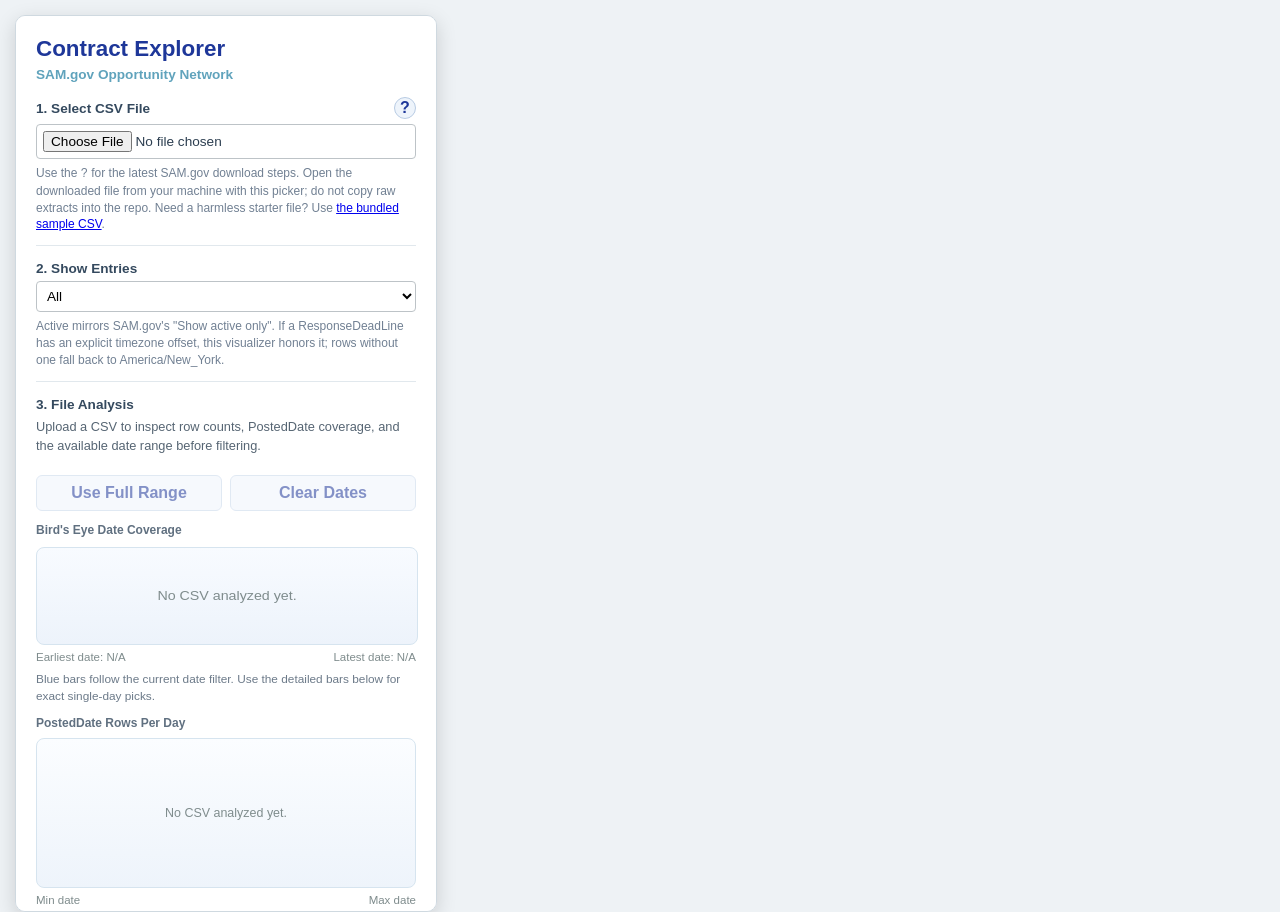
<file: public/tools/sam_gov.html>
<!DOCTYPE html>
<html lang="en">
<head>
    <meta charset="UTF-8">
    <meta name="viewport" content="width=device-width, initial-scale=1.0">
    <title>SAM.gov Contract Explorer</title>
    <script type="text/javascript" src="../assets/vendor/vis-network.min.js"></script>
    <script src="../assets/vendor/papaparse.min.js"></script>

    <style>
        body {
            margin: 0;
            padding: 0;
            font-family: 'Segoe UI', Tahoma, Geneva, Verdana, sans-serif;
            background-color: #eef2f5;
            overflow: hidden;
            color: #2c3e50;
        }

        #mynetwork {
            width: 100vw;
            height: 100vh;
            position: absolute;
            top: 0;
            left: 0;
        }

        #controlPanel {
            position: absolute;
            top: 15px;
            left: 15px;
            width: 380px;
            max-width: calc(100vw - 30px);
            background: rgba(255, 255, 255, 0.95);
            padding: 20px;
            border-radius: 10px;
            box-shadow: 0 6px 20px rgba(0, 0, 0, 0.15);
            z-index: 10;
            backdrop-filter: blur(5px);
            border: 1px solid #cfd9e0;
            max-height: 95vh;
            overflow-y: auto;
        }

        #controlPanel h1 {
            margin: 0 0 5px 0;
            font-size: 1.4rem;
            color: #1e3799;
        }

        #controlPanel p.subtitle {
            margin: 0 0 15px 0;
            font-size: 0.85rem;
            color: #60a3bc;
            font-weight: 600;
        }

        .control-group {
            margin-bottom: 15px;
            padding-bottom: 12px;
            border-bottom: 1px solid #e1e8ed;
        }

        .control-group:last-child {
            border-bottom: none;
            margin-bottom: 0;
            padding-bottom: 0;
        }

        .control-group label {
            display: block;
            font-weight: 600;
            font-size: 0.85rem;
            margin-bottom: 5px;
            color: #34495e;
        }

        input[type="file"],
        input[type="date"],
        select,
        input[type="text"] {
            width: 100%;
            padding: 6px;
            border: 1px solid #bdc3c7;
            border-radius: 4px;
            box-sizing: border-box;
            font-size: 0.85rem;
            background: #fff;
        }

        input[type="range"] {
            width: 100%;
            cursor: pointer;
        }

        button {
            font: inherit;
        }

        .date-row {
            display: flex;
            gap: 10px;
        }

        .date-row div {
            flex: 1;
        }

        .layer-row {
            margin-bottom: 5px;
        }

        .button-row {
            display: flex;
            gap: 8px;
        }

        .button-row button {
            flex: 1;
        }

        .field-label-row {
            display: flex;
            align-items: center;
            gap: 8px;
            margin-bottom: 5px;
        }

        .field-label-row label {
            flex: 1;
            margin-bottom: 0;
        }

        .control-help {
            margin: 6px 0 0;
            font-size: 0.75rem;
            color: #718093;
            line-height: 1.4;
        }

        button.btn-primary {
            background-color: #0c2461;
            color: white;
            border: none;
            padding: 10px;
            border-radius: 6px;
            cursor: pointer;
            font-weight: bold;
            width: 100%;
            transition: background 0.2s;
            margin-top: 5px;
        }

        button.btn-primary:hover {
            background-color: #1e3799;
        }

        button.btn-primary:disabled {
            opacity: 0.6;
            cursor: wait;
        }

        button.btn-secondary {
            background: #eef4fb;
            color: #1e3799;
            border: 1px solid #c7d7ea;
            padding: 8px 10px;
            border-radius: 6px;
            cursor: pointer;
            font-weight: 600;
        }

        button.btn-secondary:hover {
            background: #dce9f8;
        }

        button.btn-secondary:disabled {
            opacity: 0.55;
            cursor: not-allowed;
        }

        #dynamicSliders {
            margin-top: 10px;
        }

        .slider-wrapper {
            margin-bottom: 10px;
        }

        .slider-wrapper label {
            font-size: 0.8rem;
            font-weight: 600;
            color: #4a69bd;
        }

        .range-caption {
            display: flex;
            justify-content: space-between;
            margin-top: 4px;
            font-size: 0.72rem;
            color: #718093;
        }

        .pinning-controls {
            margin-top: 12px;
            padding-top: 12px;
            border-top: 1px solid #e1e8ed;
        }

        .analysis-summary {
            font-size: 0.8rem;
            color: #566573;
            line-height: 1.5;
        }

        .analysis-grid {
            display: grid;
            grid-template-columns: 1fr 1fr;
            gap: 8px;
            margin-top: 10px;
        }

        .analysis-card {
            background: #f7f9fb;
            border: 1px solid #d6e4ef;
            border-radius: 6px;
            padding: 8px;
        }

        .analysis-label {
            display: block;
            font-size: 0.72rem;
            font-weight: 700;
            text-transform: uppercase;
            letter-spacing: 0.03em;
            color: #7f8c8d;
        }

        .analysis-value {
            display: block;
            margin-top: 4px;
            font-size: 0.95rem;
            font-weight: 700;
            color: #0c2461;
            line-height: 1.3;
        }

        .analysis-actions {
            display: flex;
            gap: 8px;
            margin-top: 10px;
        }

        .analysis-actions button {
            flex: 1;
        }

        #overviewHistogram {
            width: 100%;
            height: 96px;
            display: block;
            margin-top: 10px;
            border: 1px solid #d6e4ef;
            border-radius: 8px;
            background: linear-gradient(180deg, #f8fbff 0%, #edf3fb 100%);
        }

        .analysis-note {
            margin: 8px 0 0;
            font-size: 0.74rem;
            color: #6c7a89;
            line-height: 1.4;
        }

        .selection-indicator {
            display: none;
            margin-top: 8px;
            padding: 8px 10px;
            border-radius: 6px;
            border: 1px solid #d6e4ef;
            background: #f7faff;
            font-size: 0.78rem;
            color: #29405f;
            line-height: 1.4;
        }

        .naics-filter {
            margin-bottom: 12px;
            padding: 10px;
            border: 1px solid #d6e4ef;
            border-radius: 8px;
            background: #f9fbff;
        }

        .naics-filter-header {
            display: flex;
            align-items: center;
            gap: 8px;
            flex-wrap: wrap;
            margin-bottom: 8px;
        }

        .naics-filter-title {
            font-size: 0.82rem;
            font-weight: 700;
            color: #34495e;
        }

        .help-button {
            display: inline-flex;
            align-items: center;
            justify-content: center;
            width: 22px;
            height: 22px;
            padding: 0;
            margin-top: 0;
            border-radius: 999px;
            border: 1px solid #b8cbe3;
            background: #eef4fb;
            color: #1e3799;
            font-weight: 700;
            cursor: pointer;
        }

        .help-button:hover {
            background: #dce9f8;
        }

        .naics-lookup-link {
            font-size: 0.76rem;
            font-weight: 600;
            color: #1e3799;
            text-decoration: none;
        }

        .naics-lookup-link:hover {
            text-decoration: underline;
        }

        .naics-inputs {
            display: flex;
            gap: 6px;
            flex-wrap: wrap;
        }

        .naics-char-input {
            width: 38px;
            text-align: center;
            font-size: 1rem;
            font-weight: 700;
            letter-spacing: 0.02em;
            padding: 8px 0;
        }

        .naics-pattern-preview {
            margin-top: 8px;
            font-size: 0.76rem;
            color: #607080;
        }

        .multi-select {
            margin-top: 8px;
            border: 1px solid #d6e4ef;
            border-radius: 8px;
            background: #fff;
            overflow: hidden;
        }

        .multi-select:first-of-type {
            margin-top: 0;
        }

        .multi-select summary {
            display: flex;
            justify-content: space-between;
            align-items: center;
            gap: 10px;
            padding: 9px 10px;
            cursor: pointer;
            list-style: none;
            font-size: 0.82rem;
            font-weight: 600;
            color: #34495e;
        }

        .multi-select summary::-webkit-details-marker {
            display: none;
        }

        .multi-select[open] summary {
            background: #f7fbff;
            border-bottom: 1px solid #e1e8ed;
        }

        .multi-select-summary {
            max-width: 58%;
            font-size: 0.74rem;
            font-weight: 500;
            color: #718093;
            text-align: right;
            white-space: nowrap;
            overflow: hidden;
            text-overflow: ellipsis;
        }

        .multi-select-panel {
            padding: 8px 10px 10px;
        }

        .multi-select-actions {
            display: flex;
            gap: 8px;
            margin-bottom: 8px;
        }

        .multi-select-actions button {
            flex: 1;
            margin-top: 0;
            padding: 6px 8px;
            font-size: 0.76rem;
        }

        .multi-select-options {
            display: grid;
            gap: 6px;
            max-height: 170px;
            overflow-y: auto;
        }

        .multi-select-option {
            display: flex;
            align-items: flex-start;
            gap: 8px;
            font-size: 0.78rem;
            color: #34495e;
            line-height: 1.35;
        }

        .multi-select-option input {
            margin-top: 2px;
        }

        .multi-select-empty {
            font-size: 0.76rem;
            color: #7f8c8d;
            line-height: 1.4;
        }

        .filter-refresh-notice {
            display: none;
            margin: 10px 0 0;
            padding: 8px 10px;
            border-radius: 6px;
            border: 1px solid #f3d19b;
            background: #fff8eb;
            color: #8a5a00;
            font-size: 0.76rem;
            line-height: 1.4;
        }

        .filter-refresh-notice.is-visible {
            display: block;
        }

        .help-dialog {
            width: min(720px, calc(100vw - 32px));
            border: none;
            border-radius: 12px;
            padding: 0;
            box-shadow: 0 18px 45px rgba(0, 0, 0, 0.25);
        }

        .help-dialog::backdrop {
            background: rgba(17, 24, 39, 0.45);
        }

        .help-dialog-panel {
            padding: 20px;
            background: #fff;
        }

        .help-dialog-header {
            display: flex;
            justify-content: space-between;
            align-items: center;
            gap: 12px;
            margin-bottom: 12px;
        }

        .help-dialog-header h3 {
            margin: 0;
            font-size: 1rem;
            color: #0c2461;
        }

        .help-dialog-close {
            width: auto;
            margin-top: 0;
            padding: 7px 10px;
        }

        .help-dialog p {
            margin: 0 0 12px;
            font-size: 0.84rem;
            line-height: 1.5;
            color: #34495e;
        }

        .help-dialog-list {
            margin: 0 0 12px 18px;
            padding: 0;
            color: #34495e;
            font-size: 0.84rem;
            line-height: 1.6;
        }

        .help-dialog-list li {
            margin-bottom: 8px;
        }

        .help-dialog-note {
            font-size: 0.78rem;
            color: #6c7a89;
        }

        .help-dialog-table {
            width: 100%;
            border-collapse: collapse;
            margin: 12px 0;
            font-size: 0.8rem;
        }

        .help-dialog-table th,
        .help-dialog-table td {
            border: 1px solid #d6e4ef;
            padding: 8px;
            text-align: left;
            vertical-align: top;
        }

        .help-dialog-table th {
            background: #f4f8fd;
            color: #0c2461;
        }

        .histogram-header {
            display: flex;
            justify-content: space-between;
            align-items: baseline;
            gap: 8px;
            margin-top: 12px;
            font-size: 0.75rem;
            font-weight: 700;
            color: #607080;
        }

        .histogram-meta {
            font-weight: 500;
            color: #7f8c8d;
            text-align: right;
        }

        .histogram {
            margin-top: 8px;
            height: 130px;
            display: flex;
            align-items: flex-end;
            gap: 3px;
            padding: 10px 8px 8px;
            border-radius: 8px;
            border: 1px solid #d6e4ef;
            background: linear-gradient(180deg, #fbfdff 0%, #eef4fb 100%);
            overflow-x: auto;
            overflow-y: hidden;
        }

        .histogram-empty {
            width: 100%;
            height: 100%;
            display: flex;
            align-items: center;
            justify-content: center;
            text-align: center;
            font-size: 0.78rem;
            color: #7f8c8d;
            line-height: 1.4;
        }

        .histogram-bar {
            flex: 0 0 10px;
            min-width: 10px;
            padding: 0;
            border: none;
            border-radius: 4px 4px 0 0;
            background: linear-gradient(180deg, #4a69bd 0%, #0c2461 100%);
            cursor: pointer;
            transition: transform 0.15s ease, opacity 0.15s ease, box-shadow 0.15s ease;
        }

        .histogram-bar:hover,
        .histogram-bar:focus-visible {
            opacity: 0.9;
            transform: translateY(-2px);
            outline: none;
        }

        .histogram-bar.is-selected {
            background: linear-gradient(180deg, #f6b93b 0%, #e58e26 100%);
            box-shadow: 0 0 0 2px #f6b93b;
        }

        .histogram-scale {
            display: flex;
            justify-content: space-between;
            gap: 8px;
            margin-top: 6px;
            font-size: 0.72rem;
            color: #7f8c8d;
        }

        #infoPanel {
            position: absolute;
            top: 15px;
            right: 15px;
            width: 350px;
            background: rgba(255, 255, 255, 0.95);
            border-radius: 10px;
            box-shadow: 0 6px 20px rgba(0, 0, 0, 0.15);
            padding: 20px;
            z-index: 10;
            display: none;
            backdrop-filter: blur(5px);
            border: 1px solid #cfd9e0;
            max-height: 90vh;
            overflow-y: auto;
        }

        #infoPanel h2 {
            margin-top: 0;
            font-size: 1.1rem;
            color: #0c2461;
            border-bottom: 2px solid #4a69bd;
            padding-bottom: 8px;
            word-wrap: break-word;
        }

        .detail-item {
            margin-bottom: 8px;
            font-size: 0.85rem;
        }

        .detail-label {
            font-weight: bold;
            color: #2c3e50;
            display: inline-block;
            width: 90px;
            vertical-align: top;
        }

        .detail-value {
            color: #34495e;
            display: inline-block;
            width: calc(100% - 95px);
            word-wrap: break-word;
        }

        .desc-box {
            background: #f8f9fa;
            padding: 10px;
            border-radius: 6px;
            font-size: 0.8rem;
            max-height: 200px;
            overflow-y: auto;
            border: 1px solid #b8e994;
            margin-top: 10px;
            white-space: pre-wrap;
            font-family: monospace;
        }

        .action-link {
            display: inline-block;
            margin-top: 10px;
            padding: 6px 12px;
            background-color: #78e08f;
            color: #079992;
            text-decoration: none;
            border-radius: 4px;
            font-weight: bold;
            font-size: 0.85rem;
            text-align: center;
            width: 100%;
            box-sizing: border-box;
        }

        .action-link:hover {
            background-color: #b8e994;
        }
    </style>
</head>
<body>

    <div id="controlPanel">
        <h1>Contract Explorer</h1>
        <p class="subtitle">SAM.gov Opportunity Network</p>

        <div class="control-group">
            <div class="field-label-row">
                <label for="csvFileInput">1. Select CSV File</label>
                <button id="btnCsvHelp" type="button" class="help-button" aria-label="How to fetch the latest SAM.gov CSV" title="How to fetch the latest SAM.gov CSV">?</button>
            </div>
            <input type="file" id="csvFileInput" accept=".csv">
            <p class="control-help">Use the <code>?</code> for the latest SAM.gov download steps. Open the downloaded file from your machine with this picker; do not copy raw extracts into the repo. Need a harmless starter file? Use <a href="examples/sam-contract-opportunities-sample.csv">the bundled sample CSV</a>.</p>
        </div>

        <div class="control-group">
            <label>2. Show Entries</label>
            <select id="statusFilter">
                <option value="all">All</option>
                <option value="active">Active</option>
            </select>
            <p class="control-help">Active mirrors SAM.gov's "Show active only". If a ResponseDeadLine has an explicit timezone offset, this visualizer honors it; rows without one fall back to America/New_York.</p>
        </div>

        <div class="control-group">
            <label>3. File Analysis</label>
            <div id="fileAnalysisSummary" class="analysis-summary">Upload a CSV to inspect row counts, PostedDate coverage, and the available date range before filtering.</div>
            <div id="fileAnalysisStats" class="analysis-grid"></div>
            <div class="analysis-actions">
                <button id="btnUseFullRange" type="button" class="btn-secondary" disabled>Use Full Range</button>
                <button id="btnClearDates" type="button" class="btn-secondary" disabled>Clear Dates</button>
            </div>
            <div class="histogram-header">
                <span>Bird's Eye Date Coverage</span>
                <span id="overviewMeta" class="histogram-meta"></span>
            </div>
            <svg id="overviewHistogram" viewBox="0 0 320 96" preserveAspectRatio="none" role="img" aria-label="Bird's eye date coverage overview"></svg>
            <div class="histogram-scale">
                <span id="overviewStartLabel">Earliest date: N/A</span>
                <span id="overviewEndLabel">Latest date: N/A</span>
            </div>
            <p id="overviewNote" class="analysis-note">Blue bars follow the current date filter. Use the detailed bars below for exact single-day picks.</p>
            <div class="histogram-header">
                <span>PostedDate Rows Per Day</span>
                <span id="histogramMeta" class="histogram-meta"></span>
            </div>
            <div id="fileHistogram" class="histogram">
                <div class="histogram-empty">No CSV analyzed yet.</div>
            </div>
            <div class="histogram-scale">
                <span id="histogramStartLabel">Min date</span>
                <span id="histogramEndLabel">Max date</span>
            </div>
            <div id="selectedDayCount" class="selection-indicator"></div>
            <p class="control-help">Click any bar to set both Start and End to that exact day. Click the same bar again to clear it.</p>
        </div>

        <div class="control-group">
            <label>4. Filter by Posted Date</label>
            <div class="date-row">
                <div>
                    <label style="font-size: 0.75rem;">Start</label>
                    <input type="date" id="dateStart">
                </div>
                <div>
                    <label style="font-size: 0.75rem;">End</label>
                    <input type="date" id="dateEnd">
                </div>
            </div>
        </div>

        <div class="control-group">
            <label>5. Opportunity Codes and Filters</label>
            <div class="naics-filter">
                <div class="naics-filter-header">
                    <span class="naics-filter-title">NAICS</span>
                    <button id="btnNaicsHelp" type="button" class="help-button" aria-label="What is NAICS?" title="What is NAICS?">?</button>
                    <a href="https://naicscode.com/" target="_blank" rel="noopener noreferrer" class="naics-lookup-link">Open NAICS lookup</a>
                </div>
                <div id="naicsInputs" class="naics-inputs" aria-label="NAICS wildcard filter">
                    <input type="text" id="naicsChar0" class="naics-char-input" inputmode="numeric" maxlength="1" value="*">
                    <input type="text" id="naicsChar1" class="naics-char-input" inputmode="numeric" maxlength="1" value="*">
                    <input type="text" id="naicsChar2" class="naics-char-input" inputmode="numeric" maxlength="1" value="*">
                    <input type="text" id="naicsChar3" class="naics-char-input" inputmode="numeric" maxlength="1" value="*">
                    <input type="text" id="naicsChar4" class="naics-char-input" inputmode="numeric" maxlength="1" value="*">
                    <input type="text" id="naicsChar5" class="naics-char-input" inputmode="numeric" maxlength="1" value="*">
                </div>
                <div id="naicsPatternPreview" class="naics-pattern-preview">Pattern: ****** (all NAICS codes)</div>
                <p class="control-help">Enter one 6-character NAICS pattern using digits or <code>*</code>. Example: <code>33****</code> matches codes that begin with <code>33</code>.</p>
            </div>
            <details class="multi-select" id="stateFilterDetails">
                <summary>
                    <span>State(s) / Territory(ies)</span>
                    <span id="stateFilterSummary" class="multi-select-summary">All</span>
                </summary>
                <div class="multi-select-panel">
                    <div class="multi-select-actions">
                        <button id="clearStateFilter" type="button" class="btn-secondary">Clear</button>
                        <button id="doneStateFilter" type="button" class="btn-secondary">Done</button>
                    </div>
                    <div id="stateFilterOptions" class="multi-select-options">
                        <div class="multi-select-empty">Load a CSV first.</div>
                    </div>
                </div>
            </details>
            <details class="multi-select" id="agencyFilterDetails">
                <summary>
                    <span>Department / Ind. Agency</span>
                    <span id="agencyFilterSummary" class="multi-select-summary">All</span>
                </summary>
                <div class="multi-select-panel">
                    <div class="multi-select-actions">
                        <button id="clearAgencyFilter" type="button" class="btn-secondary">Clear</button>
                        <button id="doneAgencyFilter" type="button" class="btn-secondary">Done</button>
                    </div>
                    <div id="agencyFilterOptions" class="multi-select-options">
                        <div class="multi-select-empty">Load a CSV first.</div>
                    </div>
                </div>
            </details>
            <details class="multi-select" id="typeFilterDetails">
                <summary>
                    <span>Type(s)</span>
                    <span id="typeFilterSummary" class="multi-select-summary">All</span>
                </summary>
                <div class="multi-select-panel">
                    <div class="multi-select-actions">
                        <button id="clearTypeFilter" type="button" class="btn-secondary">Clear</button>
                        <button id="doneTypeFilter" type="button" class="btn-secondary">Done</button>
                    </div>
                    <div id="typeFilterOptions" class="multi-select-options">
                        <div class="multi-select-empty">Load a CSV first.</div>
                    </div>
                </div>
            </details>
            <p class="control-help">Pick one or many inside each selector. Values are OR within a selector and AND across selectors. Leaving a selector empty means All.</p>
            <p id="graphRefreshNotice" class="filter-refresh-notice">Filters changed. Click Generate Graph to refresh the current view.</p>
        </div>

        <div class="control-group">
            <label>6. Clustering Layers (Inner to Outer)</label>
            <div class="layer-row"><select id="layer1"></select></div>
            <div class="layer-row"><select id="layer2"></select></div>
            <div class="layer-row"><select id="layer3"></select></div>
            <div class="layer-row"><select id="layer4"></select></div>
            <div class="layer-row"><select id="layer5"></select></div>
        </div>

        <button id="btnGenerate" class="btn-primary">Generate Graph</button>
        <button id="btnSearch" style="margin-top:10px; padding: 5px; width:100%; font-size:0.8rem; background-color: #60a3bc;" onclick="searchNode()">Search Sol# or Title</button>
        <div style="display:none;" id="searchBoxWrapper">
            <input type="text" id="searchInput" placeholder="Enter keyword..." style="margin-top:5px;">
        </div>

        <div class="control-group" id="slidersContainer" style="display: none; margin-top:15px; padding-top:15px; border-top: 2px solid #bdc3c7;">
            <label>7. Graph Controls</label>
            <div id="dynamicSliders"></div>
            <div class="slider-wrapper">
                <label>Opening Wiggle</label>
                <input type="range" id="sliderWiggle" min="0" max="100" value="20">
                <div class="range-caption">
                    <span>Steady</span>
                    <span>Wiggly</span>
                </div>
            </div>
            <div class="pinning-controls">
                <label>Node Pinning</label>
                <p class="control-help">Drag any node and release it to pin it in place. Use the buttons below to free pinned nodes again.</p>
                <div class="button-row">
                    <button id="btnUnpinSelected" type="button" class="btn-secondary">Unpin Selected</button>
                    <button id="btnUnpinAll" type="button" class="btn-secondary">Unpin All</button>
                </div>
            </div>
        </div>
    </div>

    <div id="mynetwork"></div>

    <div id="infoPanel">
        <h2 id="panelTitle">Opportunity Details</h2>
        <div id="panelContent"></div>
    </div>

    <dialog id="csvHelpDialog" class="help-dialog" aria-labelledby="csvHelpTitle">
        <div class="help-dialog-panel">
            <div class="help-dialog-header">
                <h3 id="csvHelpTitle">How to fetch the latest SAM.gov CSV</h3>
                <button id="btnCsvHelpClose" type="button" class="btn-secondary help-dialog-close">Close</button>
            </div>
            <p>Use the current public full Contract Opportunities export from SAM.gov, then load that file here with the picker above.</p>
            <ol class="help-dialog-list">
                <li><a href="https://sam.gov/" target="_blank" rel="noopener noreferrer">Go to https://sam.gov/</a></li>
                <li><a href="https://sam.gov/data-services" target="_blank" rel="noopener noreferrer">Go to https://sam.gov/data-services</a></li>
                <li><a href="https://sam.gov/data-services/Contract%20Opportunities?privacy=Public" target="_blank" rel="noopener noreferrer">Go to https://sam.gov/data-services/Contract%20Opportunities?privacy=Public</a></li>
                <li><a href="https://sam.gov/data-services/Contract%20Opportunities/datagov?privacy=Public" target="_blank" rel="noopener noreferrer">Go to https://sam.gov/data-services/Contract%20Opportunities/datagov?privacy=Public</a></li>
                <li>Download <code>ContractOpportunitiesFullCSV.csv</code>.</li>
            </ol>
            <p class="help-dialog-note">Each link opens in a new tab so this session stays in place. Keep the CSV outside the repo and load it directly from Downloads or another local folder.</p>
        </div>
    </dialog>

    <dialog id="naicsHelpDialog" class="help-dialog" aria-labelledby="naicsHelpTitle">
        <div class="help-dialog-panel">
            <div class="help-dialog-header">
                <h3 id="naicsHelpTitle">What is NAICS?</h3>
                <button id="btnNaicsHelpClose" type="button" class="btn-secondary help-dialog-close">Close</button>
            </div>
            <p>NAICS (North American Industry Classification System) is a standardized coding system used by Federal statistical agencies to classify business establishments based on their primary economic activity.</p>
            <p>It is the "language" used by the governments of the United States, Canada, and Mexico to collect, analyze, and publish statistical data about the North American economy.</p>
            <table class="help-dialog-table">
                <thead>
                    <tr>
                        <th>Digits</th>
                        <th>Level</th>
                        <th>Example (for 333120)</th>
                    </tr>
                </thead>
                <tbody>
                    <tr>
                        <td>1-2</td>
                        <td>Sector</td>
                        <td>33 (Manufacturing)</td>
                    </tr>
                    <tr>
                        <td>3</td>
                        <td>Subsector</td>
                        <td>333 (Machinery Manufacturing)</td>
                    </tr>
                    <tr>
                        <td>4</td>
                        <td>Industry Group</td>
                        <td>3331 (Agri., Construction, and Mining Machinery Mfg.)</td>
                    </tr>
                    <tr>
                        <td>5</td>
                        <td>NAICS Industry</td>
                        <td>33312 (Construction Machinery Manufacturing)</td>
                    </tr>
                    <tr>
                        <td>6</td>
                        <td>National Industry</td>
                        <td>333120 (U.S.-specific detail)</td>
                    </tr>
                </tbody>
            </table>
            <p>Note: While the official NAICS code ends at 6 digits, you may occasionally see 10-digit codes in certain government or census reports. These are known as Product Codes, which extend the 6-digit NAICS industry code to identify specific products or services within that industry.</p>
            <p><a href="https://naicscode.com/" target="_blank" rel="noopener noreferrer" class="naics-lookup-link">Open the NAICS lookup website in a new tab</a></p>
        </div>
    </dialog>

    <script>
        let network = null;
        const nodes = new vis.DataSet();
        const edges = new vis.DataSet();
        let allOpportunities = [];
        let availableFields = [];
        let fileAnalysis = null;
        let isParsingFile = false;
        let hasGeneratedGraph = false;
        let opportunityFilterSelections = {
            state: [],
            agency: [],
            type: []
        };
        let naicsFilterPattern = '******';

        const defaultLayers = [
            'Department/Ind.Agency',
            'Sub-Tier',
            'SetASide',
            'NaicsCode',
            'Type'
        ];
        const dateFieldName = 'PostedDate';
        const fallbackTimeZone = 'America/New_York';
        const opportunityFilterConfig = {
            state: {
                field: 'State',
                optionsId: 'stateFilterOptions',
                summaryId: 'stateFilterSummary',
                detailsId: 'stateFilterDetails',
                clearButtonId: 'clearStateFilter',
                doneButtonId: 'doneStateFilter'
            },
            agency: {
                field: 'Department/Ind.Agency',
                optionsId: 'agencyFilterOptions',
                summaryId: 'agencyFilterSummary',
                detailsId: 'agencyFilterDetails',
                clearButtonId: 'clearAgencyFilter',
                doneButtonId: 'doneAgencyFilter'
            },
            type: {
                field: 'Type',
                optionsId: 'typeFilterOptions',
                summaryId: 'typeFilterSummary',
                detailsId: 'typeFilterDetails',
                clearButtonId: 'clearTypeFilter',
                doneButtonId: 'doneTypeFilter'
            }
        };

        document.addEventListener('DOMContentLoaded', function() {
            document.getElementById('csvFileInput').addEventListener('change', handleFileSelection);
            document.getElementById('statusFilter').addEventListener('change', handleStatusFilterChange);
            document.getElementById('btnGenerate').addEventListener('click', processAndGraph);
            document.getElementById('btnUseFullRange').addEventListener('click', applyFullDateRange);
            document.getElementById('btnClearDates').addEventListener('click', clearDateFilters);
            document.getElementById('dateStart').addEventListener('change', function() {
                syncDateFilterState('dateStart');
            });
            document.getElementById('dateEnd').addEventListener('change', function() {
                syncDateFilterState('dateEnd');
            });
            document.getElementById('sliderWiggle').addEventListener('input', function() {
                applyWiggleSetting(false);
            });
            document.getElementById('sliderWiggle').addEventListener('change', function() {
                applyWiggleSetting(true);
            });
            document.getElementById('btnUnpinSelected').addEventListener('click', function() {
                const selectedNodeIds = network ? network.getSelectedNodes() : [];
                if (!selectedNodeIds.length) {
                    alert('Select one or more nodes to unpin.');
                    return;
                }
                unpinNodes(selectedNodeIds);
            });
            document.getElementById('btnUnpinAll').addEventListener('click', function() {
                unpinNodes(nodes.getIds());
            });
            document.getElementById('btnCsvHelp').addEventListener('click', openCsvHelpDialog);
            document.getElementById('btnCsvHelpClose').addEventListener('click', closeCsvHelpDialog);
            document.getElementById('btnNaicsHelp').addEventListener('click', openNaicsHelpDialog);
            document.getElementById('btnNaicsHelpClose').addEventListener('click', closeNaicsHelpDialog);

            Object.keys(opportunityFilterConfig).forEach(filterKey => {
                const config = opportunityFilterConfig[filterKey];

                document.getElementById(config.optionsId).addEventListener('change', function(event) {
                    if (!event.target.matches('input[type="checkbox"]')) return;
                    handleOpportunityFilterSelectionChange(filterKey, event.target.value, event.target.checked);
                });

                document.getElementById(config.clearButtonId).addEventListener('click', function() {
                    clearOpportunityFilterSelection(filterKey);
                });

                document.getElementById(config.doneButtonId).addEventListener('click', function() {
                    document.getElementById(config.detailsId).open = false;
                });
            });

            document.querySelectorAll('.naics-char-input').forEach((input, index) => {
                input.addEventListener('focus', function() {
                    this.select();
                });
                input.addEventListener('input', function(event) {
                    handleNaicsInput(event, index);
                });
                input.addEventListener('keydown', function(event) {
                    handleNaicsKeydown(event, index);
                });
                input.addEventListener('blur', function() {
                    if (!this.value) {
                        this.value = '*';
                    }
                    syncNaicsPatternFromInputs();
                });
            });

            bindDialogBackdropClose('csvHelpDialog', closeCsvHelpDialog);
            bindDialogBackdropClose('naicsHelpDialog', closeNaicsHelpDialog);

            populateDropdowns();
            renderOpportunityFilters();
            renderNaicsPatternPreview();
            resetFileAnalysis('Upload a CSV to inspect row counts, PostedDate coverage, and the available date range before filtering.');
        });

        function handleFileSelection(e) {
            const file = e.target.files[0];

            allOpportunities = [];
            availableFields = [];
            fileAnalysis = null;
            populateDropdowns();
            clearDateFilters();
            resetOpportunityFilters();
            resetGraph();

            if (!file) {
                resetFileAnalysis('Upload a CSV to inspect row counts, PostedDate coverage, and the available date range before filtering.');
                return;
            }

            setParsingState(true);
            resetFileAnalysis(`Analyzing ${file.name}...`);

            Papa.parse(file, {
                header: true,
                skipEmptyLines: true,
                worker: true,
                complete: function(results) {
                    allOpportunities = normalizeRows(results.data);
                    availableFields = (results.meta && results.meta.fields) ? results.meta.fields : Object.keys(allOpportunities[0] || {});
                    populateDropdowns();
                    renderOpportunityFilters();
                    refreshAnalysisForCurrentScope();
                    setParsingState(false);
                },
                error: function(err) {
                    console.error('CSV parse error', err);
                    resetFileAnalysis('Could not analyze the selected CSV.');
                    setParsingState(false);
                    alert('Could not parse the selected CSV.');
                }
            });
        }

        function resetGraph() {
            nodes.clear();
            edges.clear();
            hideInfoPanel();
            document.getElementById('slidersContainer').style.display = 'none';
            hasGeneratedGraph = false;
            hideGraphRefreshNotice();
            if (network !== null) {
                network.destroy();
                network = null;
            }
        }

        function populateDropdowns() {
            for (let i = 1; i <= 5; i++) {
                const select = document.getElementById(`layer${i}`);
                select.innerHTML = '<option value="none">-- None --</option>';

                availableFields.forEach(field => {
                    const option = document.createElement('option');
                    option.value = field;
                    option.textContent = field;
                    select.appendChild(option);
                });

                if (defaultLayers[i - 1] && availableFields.includes(defaultLayers[i - 1])) {
                    select.value = defaultLayers[i - 1];
                }
            }
        }

        function handleStatusFilterChange() {
            if (!allOpportunities.length) return;

            renderOpportunityFilters();
            refreshAnalysisForCurrentScope();
            markGraphNeedsRefresh();
        }

        function normalizeRows(rows) {
            return (rows || []).filter(row =>
                row && Object.values(row).some(value => String(value === null || value === undefined ? '' : value).trim() !== '')
            );
        }

        function setParsingState(isBusy) {
            isParsingFile = isBusy;
            const generateButton = document.getElementById('btnGenerate');
            generateButton.disabled = isBusy;
            generateButton.textContent = isBusy ? 'Parsing CSV...' : 'Generate Graph';
        }

        function resetFileAnalysis(summaryText) {
            document.getElementById('fileAnalysisSummary').textContent = summaryText;
            document.getElementById('fileAnalysisStats').innerHTML = '';
            document.getElementById('overviewHistogram').innerHTML = '<text x="160" y="52" text-anchor="middle" font-size="12" fill="#7f8c8d">No CSV analyzed yet.</text>';
            document.getElementById('overviewMeta').textContent = '';
            document.getElementById('overviewStartLabel').textContent = 'Earliest date: N/A';
            document.getElementById('overviewEndLabel').textContent = 'Latest date: N/A';
            document.getElementById('fileHistogram').innerHTML = '<div class="histogram-empty">No CSV analyzed yet.</div>';
            document.getElementById('histogramMeta').textContent = '';
            document.getElementById('histogramStartLabel').textContent = 'Min date';
            document.getElementById('histogramEndLabel').textContent = 'Max date';
            document.getElementById('btnUseFullRange').disabled = true;
            document.getElementById('btnClearDates').disabled = true;
            document.getElementById('dateStart').min = '';
            document.getElementById('dateStart').max = '';
            document.getElementById('dateEnd').min = '';
            document.getElementById('dateEnd').max = '';
            document.getElementById('selectedDayCount').style.display = 'none';
            document.getElementById('selectedDayCount').textContent = '';
        }

        function hideGraphRefreshNotice() {
            document.getElementById('graphRefreshNotice').classList.remove('is-visible');
        }

        function markGraphNeedsRefresh() {
            if (!hasGeneratedGraph) return;
            document.getElementById('graphRefreshNotice').classList.add('is-visible');
        }

        function escapeHtml(value) {
            return String(value)
                .replace(/&/g, '&amp;')
                .replace(/</g, '&lt;')
                .replace(/>/g, '&gt;')
                .replace(/"/g, '&quot;')
                .replace(/'/g, '&#39;');
        }

        function formatCount(value) {
            return Number(value || 0).toLocaleString();
        }

        function renderAnalysisCard(label, value) {
            return `
                <div class="analysis-card">
                    <span class="analysis-label">${escapeHtml(label)}</span>
                    <span class="analysis-value">${escapeHtml(value)}</span>
                </div>
            `;
        }

        function analyzeFile(opportunities) {
            const dailyCounts = new Map();
            let datedRows = 0;
            let undatedRows = 0;
            let invalidDateRows = 0;
            let minDate = null;
            let maxDate = null;

            opportunities.forEach(opp => {
                const rawDate = opp[dateFieldName];

                if (rawDate === null || rawDate === undefined || String(rawDate).trim() === '') {
                    undatedRows += 1;
                    return;
                }

                const cleanedDate = cleanDate(rawDate);
                if (!cleanedDate) {
                    invalidDateRows += 1;
                    return;
                }

                datedRows += 1;
                dailyCounts.set(cleanedDate, (dailyCounts.get(cleanedDate) || 0) + 1);

                if (!minDate || cleanedDate < minDate) minDate = cleanedDate;
                if (!maxDate || cleanedDate > maxDate) maxDate = cleanedDate;
            });

            const perDay = Array.from(dailyCounts.entries())
                .sort((a, b) => a[0].localeCompare(b[0]))
                .map(([date, count]) => ({ date: date, count: count }));

            const busiestDay = perDay.reduce((peak, entry) => {
                if (!peak || entry.count > peak.count) return entry;
                return peak;
            }, null);

            return {
                totalRows: opportunities.length,
                datedRows: datedRows,
                undatedRows: undatedRows,
                invalidDateRows: invalidDateRows,
                minDate: minDate,
                maxDate: maxDate,
                activeDays: perDay.length,
                perDay: perDay,
                busiestDay: busiestDay,
                maxDailyCount: perDay.reduce((maxCount, entry) => Math.max(maxCount, entry.count), 0)
            };
        }

        function getStatusFilterMode() {
            return document.getElementById('statusFilter').value;
        }

        function normalizeBooleanLike(value) {
            const normalized = String(value === null || value === undefined ? '' : value).trim().toLowerCase();
            if (!normalized || normalized === 'null') return null;
            if (['yes', 'y', 'true', '1', 'active'].includes(normalized)) return true;
            if (['no', 'n', 'false', '0', 'inactive', 'archived'].includes(normalized)) return false;
            return null;
        }

        function parseTimeZoneOffsetMinutes(timeZoneName) {
            const match = String(timeZoneName || '').match(/GMT([+-])(\d{1,2})(?::?(\d{2}))?/i);
            if (!match) return 0;
            const sign = match[1] === '-' ? -1 : 1;
            const hours = parseInt(match[2], 10);
            const minutes = parseInt(match[3] || '0', 10);
            return sign * ((hours * 60) + minutes);
        }

        function getTimeZoneOffsetMinutes(timestampMs, timeZone) {
            const formatter = new Intl.DateTimeFormat('en-US', {
                timeZone: timeZone,
                hour: '2-digit',
                minute: '2-digit',
                hourCycle: 'h23',
                timeZoneName: 'shortOffset'
            });
            const timeZoneName = formatter.formatToParts(new Date(timestampMs)).find(part => part.type === 'timeZoneName')?.value;
            return parseTimeZoneOffsetMinutes(timeZoneName);
        }

        function zonedDateTimeToUtcMs(parts, timeZone) {
            let guess = Date.UTC(parts.year, parts.month - 1, parts.day, parts.hour, parts.minute, parts.second);

            for (let i = 0; i < 2; i++) {
                const offsetMinutes = getTimeZoneOffsetMinutes(guess, timeZone);
                guess = Date.UTC(parts.year, parts.month - 1, parts.day, parts.hour, parts.minute, parts.second) - (offsetMinutes * 60 * 1000);
            }

            return guess;
        }

        function parseResponseDeadlineMs(value) {
            const rawValue = String(value === null || value === undefined ? '' : value).trim();
            if (!rawValue || rawValue.toLowerCase() === 'null') return null;

            const normalizedValue = rawValue.replace(' ', 'T');

            if (/(Z|[+-]\d{2}:?\d{2})$/i.test(normalizedValue)) {
                const explicitTimestamp = Date.parse(normalizedValue);
                return Number.isNaN(explicitTimestamp) ? null : explicitTimestamp;
            }

            const match = normalizedValue.match(/^(\d{4})-(\d{2})-(\d{2})(?:T(\d{2})(?::(\d{2}))?(?::(\d{2}))?)?/);
            if (!match) return null;

            return zonedDateTimeToUtcMs({
                year: parseInt(match[1], 10),
                month: parseInt(match[2], 10),
                day: parseInt(match[3], 10),
                hour: parseInt(match[4] || '0', 10),
                minute: parseInt(match[5] || '0', 10),
                second: parseInt(match[6] || '0', 10)
            }, fallbackTimeZone);
        }

        function isOpportunityActiveNow(opportunity) {
            const activeFlag = normalizeBooleanLike(opportunity['Active']);
            if (activeFlag === false) {
                return false;
            }

            const deadlineMs = parseResponseDeadlineMs(opportunity['ResponseDeadLine']);
            if (deadlineMs !== null) {
                return deadlineMs >= Date.now();
            }

            return activeFlag !== false;
        }

        function getStatusFilteredOpportunities() {
            if (getStatusFilterMode() !== 'active') {
                return allOpportunities;
            }

            return allOpportunities.filter(isOpportunityActiveNow);
        }

        function refreshAnalysisForCurrentScope() {
            fileAnalysis = analyzeFile(getStatusFilteredOpportunities());
            renderFileAnalysis(fileAnalysis);
        }

        function resetOpportunityFilters() {
            opportunityFilterSelections = {
                state: [],
                agency: [],
                type: []
            };
            naicsFilterPattern = '******';
            setNaicsInputsFromPattern();
            renderOpportunityFilters();
            hideGraphRefreshNotice();
        }

        function renderNaicsPatternPreview() {
            const preview = document.getElementById('naicsPatternPreview');
            preview.textContent = naicsFilterPattern === '******'
                ? 'Pattern: ****** (all NAICS codes)'
                : `Pattern: ${naicsFilterPattern}`;
        }

        function sanitizeNaicsCharacters(value) {
            return String(value || '')
                .replace(/\s+/g, '')
                .split('')
                .map(char => char === '*' ? '*' : char.replace(/\D/g, ''))
                .filter(Boolean)
                .slice(0, 6);
        }

        function setNaicsInputsFromPattern() {
            const chars = naicsFilterPattern.split('');
            document.querySelectorAll('.naics-char-input').forEach((input, index) => {
                input.value = chars[index] || '*';
            });
            renderNaicsPatternPreview();
        }

        function syncNaicsPatternFromInputs() {
            const chars = Array.from(document.querySelectorAll('.naics-char-input')).map(input => {
                const value = String(input.value || '').trim();
                return /^[0-9*]$/.test(value) ? value : '*';
            });
            naicsFilterPattern = chars.join('');
            renderNaicsPatternPreview();
            renderOpportunityFilters();
            markGraphNeedsRefresh();
        }

        function handleNaicsInput(event, index) {
            const inputs = Array.from(document.querySelectorAll('.naics-char-input'));
            const sanitizedChars = sanitizeNaicsCharacters(event.target.value);

            if (!sanitizedChars.length) {
                event.target.value = '';
                syncNaicsPatternFromInputs();
                return;
            }

            sanitizedChars.forEach((char, offset) => {
                const target = inputs[index + offset];
                if (!target) return;
                target.value = char;
            });

            const nextIndex = Math.min(index + sanitizedChars.length, inputs.length - 1);
            inputs[nextIndex].focus();
            inputs[nextIndex].select();
            syncNaicsPatternFromInputs();
        }

        function handleNaicsKeydown(event, index) {
            const inputs = Array.from(document.querySelectorAll('.naics-char-input'));
            if (event.key === 'Backspace' && !event.currentTarget.value && index > 0) {
                inputs[index - 1].focus();
                inputs[index - 1].select();
            }
        }

        function openDialog(dialogId) {
            const dialog = document.getElementById(dialogId);
            if (typeof dialog.showModal === 'function') {
                dialog.showModal();
            } else {
                dialog.setAttribute('open', 'open');
            }
        }

        function closeDialog(dialogId) {
            const dialog = document.getElementById(dialogId);
            if (typeof dialog.close === 'function') {
                dialog.close();
            } else {
                dialog.removeAttribute('open');
            }
        }

        function bindDialogBackdropClose(dialogId, closeHandler) {
            document.getElementById(dialogId).addEventListener('click', function(event) {
                const rect = this.getBoundingClientRect();
                const clickedOutside = event.clientX < rect.left || event.clientX > rect.right || event.clientY < rect.top || event.clientY > rect.bottom;
                if (clickedOutside) {
                    closeHandler();
                }
            });
        }

        function openCsvHelpDialog() {
            openDialog('csvHelpDialog');
        }

        function closeCsvHelpDialog() {
            closeDialog('csvHelpDialog');
        }

        function openNaicsHelpDialog() {
            openDialog('naicsHelpDialog');
        }

        function closeNaicsHelpDialog() {
            closeDialog('naicsHelpDialog');
        }

        function getOpportunityFilterValue(opportunity, filterKey) {
            const fieldName = opportunityFilterConfig[filterKey].field;
            return String(opportunity[fieldName] === null || opportunity[fieldName] === undefined ? '' : opportunity[fieldName]).trim();
        }

        function getOpportunityFilterSummaryText(selectedValues) {
            if (!selectedValues.length) return 'All';
            if (selectedValues.length <= 2) return selectedValues.join(', ');
            return `${selectedValues[0]}, ${selectedValues[1]} +${selectedValues.length - 2}`;
        }

        function getAvailableOpportunityFilterValues(filterKey) {
            let scopedOpportunities = getDateFilteredOpportunities(getStatusFilteredOpportunities());
            scopedOpportunities = scopedOpportunities.filter(matchesNaicsFilter);

            Object.keys(opportunityFilterConfig).forEach(otherKey => {
                if (otherKey === filterKey) return;
                const selectedValues = opportunityFilterSelections[otherKey];
                if (!selectedValues.length) return;

                scopedOpportunities = scopedOpportunities.filter(opportunity =>
                    selectedValues.includes(getOpportunityFilterValue(opportunity, otherKey))
                );
            });

            return Array.from(new Set(
                scopedOpportunities
                    .map(opportunity => getOpportunityFilterValue(opportunity, filterKey))
                    .filter(Boolean)
            )).sort((a, b) => a.localeCompare(b));
        }

        function matchesNaicsFilter(opportunity) {
            if (naicsFilterPattern === '******') {
                return true;
            }

            const normalizedCode = String(opportunity['NaicsCode'] === null || opportunity['NaicsCode'] === undefined ? '' : opportunity['NaicsCode'])
                .replace(/\D/g, '')
                .slice(0, 6);

            if (normalizedCode.length !== 6) {
                return false;
            }

            const regexPattern = naicsFilterPattern
                .split('')
                .map(char => char === '*' ? '\\d' : char)
                .join('');

            return new RegExp(`^${regexPattern}$`).test(normalizedCode);
        }

        function renderOpportunityFilters() {
            Object.keys(opportunityFilterConfig).forEach(filterKey => {
                const config = opportunityFilterConfig[filterKey];
                const container = document.getElementById(config.optionsId);
                const summary = document.getElementById(config.summaryId);

                if (!allOpportunities.length) {
                    opportunityFilterSelections[filterKey] = [];
                    container.innerHTML = '<div class="multi-select-empty">Load a CSV first.</div>';
                    summary.textContent = 'All';
                    return;
                }

                const availableValues = getAvailableOpportunityFilterValues(filterKey);
                opportunityFilterSelections[filterKey] = opportunityFilterSelections[filterKey].filter(value => availableValues.includes(value));

                if (!availableValues.length) {
                    container.innerHTML = '<div class="multi-select-empty">No matching options for the current upstream filters.</div>';
                    summary.textContent = 'All';
                    return;
                }

                container.innerHTML = availableValues.map(value => `
                    <label class="multi-select-option">
                        <input type="checkbox" value="${escapeHtml(value)}" ${opportunityFilterSelections[filterKey].includes(value) ? 'checked' : ''}>
                        <span>${escapeHtml(value)}</span>
                    </label>
                `).join('');

                summary.textContent = getOpportunityFilterSummaryText(opportunityFilterSelections[filterKey]);
            });
        }

        function handleOpportunityFilterSelectionChange(filterKey, value, isChecked) {
            const selectedValues = new Set(opportunityFilterSelections[filterKey]);
            if (isChecked) {
                selectedValues.add(value);
            } else {
                selectedValues.delete(value);
            }

            opportunityFilterSelections[filterKey] = Array.from(selectedValues).sort((a, b) => a.localeCompare(b));
            renderOpportunityFilters();
            markGraphNeedsRefresh();
        }

        function clearOpportunityFilterSelection(filterKey) {
            opportunityFilterSelections[filterKey] = [];
            renderOpportunityFilters();
            markGraphNeedsRefresh();
        }

        function getOpportunityFilteredOpportunities(opportunities) {
            return opportunities.filter(opportunity =>
                matchesNaicsFilter(opportunity) &&
                Object.keys(opportunityFilterConfig).every(filterKey => {
                    const selectedValues = opportunityFilterSelections[filterKey];
                    if (!selectedValues.length) return true;
                    return selectedValues.includes(getOpportunityFilterValue(opportunity, filterKey));
                })
            );
        }

        function renderFileAnalysis(analysis) {
            if (!analysis.totalRows) {
                const emptyMessage = getStatusFilterMode() === 'active'
                    ? 'No currently active opportunities matched the selected CSV.'
                    : 'The selected CSV did not contain any usable data rows.';
                resetFileAnalysis(emptyMessage);
                return;
            }

            const missingOrInvalid = analysis.undatedRows + analysis.invalidDateRows;
            const scopePrefix = getStatusFilterMode() === 'active'
                ? `Showing ${formatCount(analysis.totalRows)} active row(s) out of ${formatCount(allOpportunities.length)} loaded.`
                : `${formatCount(analysis.totalRows)} rows loaded.`;
            document.getElementById('fileAnalysisSummary').textContent =
                `${scopePrefix} ${formatCount(analysis.datedRows)} rows include ${dateFieldName}; ${formatCount(missingOrInvalid)} are missing or unparseable.`;

            document.getElementById('fileAnalysisStats').innerHTML = [
                renderAnalysisCard('Rows in view', formatCount(analysis.totalRows)),
                renderAnalysisCard('Rows with PostedDate', formatCount(analysis.datedRows)),
                renderAnalysisCard('Missing / invalid dates', formatCount(missingOrInvalid)),
                renderAnalysisCard('Days with data', formatCount(analysis.activeDays)),
                renderAnalysisCard('Date range', analysis.minDate && analysis.maxDate ? `${analysis.minDate} -> ${analysis.maxDate}` : 'Not available'),
                renderAnalysisCard('Busiest day', analysis.busiestDay ? `${analysis.busiestDay.date} (${formatCount(analysis.busiestDay.count)})` : 'Not available')
            ].join('');

            const dateStartInput = document.getElementById('dateStart');
            const dateEndInput = document.getElementById('dateEnd');

            dateStartInput.min = analysis.minDate || '';
            dateStartInput.max = analysis.maxDate || '';
            dateEndInput.min = analysis.minDate || '';
            dateEndInput.max = analysis.maxDate || '';

            if (dateStartInput.value && analysis.minDate && dateStartInput.value < analysis.minDate) {
                dateStartInput.value = analysis.minDate;
            }
            if (dateEndInput.value && analysis.maxDate && dateEndInput.value > analysis.maxDate) {
                dateEndInput.value = analysis.maxDate;
            }

            document.getElementById('btnUseFullRange').disabled = !(analysis.minDate && analysis.maxDate);
            document.getElementById('btnClearDates').disabled = false;

            renderOverviewHistogram(analysis);
            renderHistogram(analysis);
        }

        function renderOverviewHistogram(analysis) {
            const svg = document.getElementById('overviewHistogram');

            if (!analysis.perDay.length) {
                svg.innerHTML = '<text x="160" y="52" text-anchor="middle" font-size="12" fill="#7f8c8d">No valid PostedDate values found.</text>';
                document.getElementById('overviewMeta').textContent = '';
                document.getElementById('overviewStartLabel').textContent = 'Earliest date: N/A';
                document.getElementById('overviewEndLabel').textContent = 'Latest date: N/A';
                return;
            }

            const width = 320;
            const height = 96;
            const chartTop = 6;
            const chartBottom = 82;
            const chartHeight = chartBottom - chartTop;
            const pointCount = analysis.perDay.length;
            const step = width / pointCount;
            const barWidth = Math.max(step - 0.4, 0.6);
            const startDate = document.getElementById('dateStart').value;
            const endDate = document.getElementById('dateEnd').value;

            const bars = analysis.perDay.map((entry, index) => {
                const normalizedHeight = analysis.maxDailyCount === 0 ? 0 : (entry.count / analysis.maxDailyCount) * chartHeight;
                const barHeight = entry.count === 0 ? 1.2 : Math.max(normalizedHeight, 1.2);
                const x = index * step;
                const y = chartBottom - barHeight;
                const isInRange = (!startDate || entry.date >= startDate) && (!endDate || entry.date <= endDate);
                const fill = isInRange ? '#1e3799' : '#c9d5e4';
                const opacity = entry.count === 0 ? 0.25 : 0.94;

                return `
                    <rect x="${x.toFixed(2)}" y="${y.toFixed(2)}" width="${barWidth.toFixed(2)}" height="${barHeight.toFixed(2)}" rx="1.2" fill="${fill}" opacity="${opacity}">
                        <title>${entry.date}: ${formatCount(entry.count)} row(s)</title>
                    </rect>
                `;
            }).join('');

            svg.setAttribute('viewBox', `0 0 ${width} ${height}`);
            svg.innerHTML = `
                <line x1="0" y1="${chartBottom}" x2="${width}" y2="${chartBottom}" stroke="#d6e4ef" stroke-width="1" />
                ${bars}
            `;

            document.getElementById('overviewStartLabel').textContent = `Earliest date: ${analysis.minDate}`;
            document.getElementById('overviewEndLabel').textContent = `Latest date: ${analysis.maxDate}`;

            if (startDate && endDate) {
                document.getElementById('overviewMeta').textContent = startDate === endDate
                    ? `Focused on ${startDate}`
                    : `Highlighting ${startDate} -> ${endDate}`;
            } else if (startDate) {
                document.getElementById('overviewMeta').textContent = `From ${startDate}`;
            } else if (endDate) {
                document.getElementById('overviewMeta').textContent = `Through ${endDate}`;
            } else {
                document.getElementById('overviewMeta').textContent = 'Full file range';
            }
        }

        function renderHistogram(analysis) {
            const histogram = document.getElementById('fileHistogram');
            histogram.innerHTML = '';

            if (!analysis.perDay.length) {
                histogram.innerHTML = `<div class="histogram-empty">No valid ${escapeHtml(dateFieldName)} values were found in this file.</div>`;
                document.getElementById('histogramMeta').textContent = '';
                document.getElementById('histogramStartLabel').textContent = 'Min date';
                document.getElementById('histogramEndLabel').textContent = 'Max date';
                return;
            }

            document.getElementById('histogramMeta').textContent = `Peak ${formatCount(analysis.maxDailyCount)} row(s)`;
            document.getElementById('histogramStartLabel').textContent = analysis.minDate;
            document.getElementById('histogramEndLabel').textContent = analysis.maxDate;

            analysis.perDay.forEach(entry => {
                const bar = document.createElement('button');
                const heightRatio = analysis.maxDailyCount ? entry.count / analysis.maxDailyCount : 0;
                bar.type = 'button';
                bar.className = 'histogram-bar';
                bar.style.height = `${Math.max(12, Math.round(heightRatio * 110))}px`;
                bar.title = `${entry.date}: ${formatCount(entry.count)} row(s)`;
                bar.setAttribute('data-date', entry.date);
                bar.setAttribute('aria-label', `${entry.date}: ${formatCount(entry.count)} rows`);
                bar.addEventListener('click', function() {
                    applySingleDayFilter(entry.date);
                });
                histogram.appendChild(bar);
            });

            syncHistogramSelection();
        }

        function applySingleDayFilter(date) {
            const startDate = document.getElementById('dateStart').value;
            const endDate = document.getElementById('dateEnd').value;

            if (startDate === date && endDate === date) {
                clearDateFilters();
                return;
            }

            document.getElementById('dateStart').value = date;
            document.getElementById('dateEnd').value = date;
            syncDateFilterState();
        }

        function applyFullDateRange() {
            if (!fileAnalysis || !fileAnalysis.minDate || !fileAnalysis.maxDate) return;
            document.getElementById('dateStart').value = fileAnalysis.minDate;
            document.getElementById('dateEnd').value = fileAnalysis.maxDate;
            syncDateFilterState();
        }

        function clearDateFilters() {
            document.getElementById('dateStart').value = '';
            document.getElementById('dateEnd').value = '';
            syncDateFilterState();
        }

        function syncDateFilterState(changedInputId) {
            const startInput = document.getElementById('dateStart');
            const endInput = document.getElementById('dateEnd');

            if (startInput.value && endInput.value && startInput.value > endInput.value) {
                if (changedInputId === 'dateStart') {
                    endInput.value = startInput.value;
                } else if (changedInputId === 'dateEnd') {
                    startInput.value = endInput.value;
                }
            }

            if (fileAnalysis) {
                renderOverviewHistogram(fileAnalysis);
            }
            renderOpportunityFilters();
            syncHistogramSelection();
            markGraphNeedsRefresh();
        }

        function syncHistogramSelection() {
            const startDate = document.getElementById('dateStart').value;
            const endDate = document.getElementById('dateEnd').value;

            document.querySelectorAll('.histogram-bar').forEach(bar => {
                const isSelected = startDate && endDate && startDate === endDate && bar.getAttribute('data-date') === startDate;
                bar.classList.toggle('is-selected', isSelected);
            });

            updateSelectedDayIndicator(startDate, endDate);
        }

        function updateSelectedDayIndicator(startDate, endDate) {
            const indicator = document.getElementById('selectedDayCount');
            if (!fileAnalysis || !startDate || !endDate || startDate !== endDate) {
                indicator.style.display = 'none';
                indicator.textContent = '';
                return;
            }

            const selectedEntry = fileAnalysis.perDay.find(entry => entry.date === startDate);
            const rowCount = selectedEntry ? selectedEntry.count : 0;
            indicator.textContent = `${startDate}: ${formatCount(rowCount)} row(s) in the current view. Click the same bar again to clear.`;
            indicator.style.display = 'block';
        }

        function cleanDate(dateStr) {
            if (!dateStr) return null;
            const match = String(dateStr).match(/\d{4}-\d{2}-\d{2}/);
            return match ? match[0] : null;
        }

        function processAndGraph() {
            if (isParsingFile) {
                alert('The CSV is still being analyzed. Please wait a moment and try again.');
                return;
            }

            if (allOpportunities.length === 0) {
                alert('Please select a CSV file first.');
                return;
            }

            buildHierarchy(false);
        }

        function getDateFilteredOpportunities(opportunities) {
            const startDate = document.getElementById('dateStart').value;
            const endDate = document.getElementById('dateEnd').value;

            return opportunities.filter(opp => {
                const postedDate = cleanDate(opp[dateFieldName]);
                if (!postedDate) return true;
                if (startDate && postedDate < startDate) return false;
                if (endDate && postedDate > endDate) return false;
                return true;
            });
        }

        function buildHierarchy(silentMode) {
            nodes.clear();
            edges.clear();

            const statusFilteredOpportunities = getStatusFilteredOpportunities();
            if (!statusFilteredOpportunities.length) {
                resetGraph();
                if (!silentMode) {
                    alert(getStatusFilterMode() === 'active'
                        ? 'No opportunities are currently active under the selected Show filter.'
                        : 'No opportunities are available in the loaded CSV.');
                }
                return;
            }

            const filteredOpps = getOpportunityFilteredOpportunities(getDateFilteredOpportunities(statusFilteredOpportunities));

            if (filteredOpps.length === 0) {
                resetGraph();
                if (!silentMode) {
                    alert('No opportunities found for the selected filters.');
                }
                return;
            }

            const activeLayers = [];
            for (let i = 1; i <= 5; i++) {
                const value = document.getElementById(`layer${i}`).value;
                if (value !== 'none') {
                    activeLayers.push({ id: `layer${i}`, field: value, label: value });
                }
            }

            nodes.add({
                id: 'root',
                label: 'Federal\nContracts',
                shape: 'database',
                size: 30,
                color: '#1e3799',
                font: { color: '#fff' }
            });

            const addedNodes = new Set(['root']);

            filteredOpps.forEach(opp => {
                let parentId = 'root';

                activeLayers.forEach((layer, index) => {
                    let nodeValue = opp[layer.field];
                    if (!nodeValue || nodeValue.trim() === '') {
                        nodeValue = 'Unspecified';
                    }

                    const nodeId = `l${index}_${parentId}_${nodeValue}`.replace(/[^a-zA-Z0-9_]/g, '_');

                    if (!addedNodes.has(nodeId)) {
                        const colors = ['#4a69bd', '#60a3bc', '#78e08f', '#f6b93b', '#e55039'];
                        nodes.add({
                            id: nodeId,
                            label: nodeValue.substring(0, 35) + (nodeValue.length > 35 ? '...' : ''),
                            shape: 'box',
                            color: { background: colors[index % colors.length], border: '#ffffff' },
                            font: { color: (index === 2 || index === 3) ? '#2c3e50' : '#ffffff', size: 14 - index }
                        });
                        addedNodes.add(nodeId);
                    }

                    const edgeId = `e_${parentId}_${nodeId}`;
                    if (!edges.get(edgeId)) {
                        edges.add({
                            id: edgeId,
                            from: parentId,
                            to: nodeId,
                            type: `edge_level_${index}`,
                            length: 180 - (index * 25),
                            color: { opacity: 0.6, color: '#b2bec3' }
                        });
                    }

                    parentId = nodeId;
                });

                const solNumber = opp['Sol#'] || opp['NoticeId'] || 'Unknown Sol#';
                const leafId = `opp_${opp['NoticeId'] || solNumber}`;

                if (!addedNodes.has(leafId)) {
                    nodes.add({
                        id: leafId,
                        label: solNumber,
                        group: 'leaf',
                        shape: 'hexagon',
                        size: 12,
                        color: { background: '#079992', border: '#38ada9' },
                        title: opp['Title'],
                        details: opp
                    });
                    addedNodes.add(leafId);

                    edges.add({
                        id: `e_${parentId}_${leafId}`,
                        from: parentId,
                        to: leafId,
                        type: 'edge_leaf',
                        length: 80,
                        color: { opacity: 0.4, color: '#079992' }
                    });
                }
            });

            generateSliders(activeLayers);
            initNetwork();
            hasGeneratedGraph = true;
            hideGraphRefreshNotice();
        }

        function generateSliders(activeLayers) {
            const containerDiv = document.getElementById('slidersContainer');
            const slidersDiv = document.getElementById('dynamicSliders');
            slidersDiv.innerHTML = '';
            containerDiv.style.display = 'block';

            const createSlider = (edgeType, labelText, defaultLength) => {
                const wrapper = document.createElement('div');
                wrapper.className = 'slider-wrapper';

                const label = document.createElement('label');
                label.textContent = labelText;

                const slider = document.createElement('input');
                slider.type = 'range';
                slider.min = '30';
                slider.max = '500';
                slider.value = defaultLength;
                slider.addEventListener('input', function() {
                    updateEdgeLengths(edgeType, parseInt(this.value, 10));
                });

                wrapper.appendChild(label);
                wrapper.appendChild(slider);
                slidersDiv.appendChild(wrapper);
            };

            activeLayers.forEach((layer, index) => {
                const parentName = index === 0 ? 'Root' : activeLayers[index - 1].label;
                createSlider(`edge_level_${index}`, `${parentName} -> ${layer.label}`, 180 - (index * 25));
            });

            const leafParentName = activeLayers.length > 0 ? activeLayers[activeLayers.length - 1].label : 'Root';
            createSlider('edge_leaf', `${leafParentName} -> Opportunity (Sol#)`, 80);
        }

        function getWigglePhysics() {
            const wiggleLevel = parseInt(document.getElementById('sliderWiggle').value, 10) / 100;
            return {
                solver: 'forceAtlas2Based',
                forceAtlas2Based: {
                    gravitationalConstant: -120,
                    centralGravity: 0.005 + (wiggleLevel * 0.02),
                    springConstant: 0.06 + (wiggleLevel * 0.05),
                    springLength: 100,
                    damping: 0.75 - (wiggleLevel * 0.5)
                },
                maxVelocity: 8 + (wiggleLevel * 24),
                minVelocity: 0.4,
                stabilization: {
                    iterations: Math.round(220 - (wiggleLevel * 100))
                }
            };
        }

        function applyWiggleSetting(restabilize) {
            if (!network) return;
            network.setOptions({ physics: getWigglePhysics() });
            if (restabilize) {
                network.startSimulation();
                network.stabilize(80);
            }
        }

        function updateEdgeLengths(edgeType, newLength) {
            if (!edges || edges.get().length === 0) return;
            const updates = edges.get()
                .filter(edge => edge.type === edgeType)
                .map(edge => ({ id: edge.id, length: newLength }));
            edges.update(updates);
            if (network) {
                network.startSimulation();
            }
        }

        function setNodePinState(nodeIds, isPinned) {
            if (!network || !nodeIds || nodeIds.length === 0) return;

            const positions = network.getPositions(nodeIds);
            const updates = nodeIds.map(nodeId => {
                const currentPosition = positions[nodeId] || {};
                return {
                    id: nodeId,
                    x: currentPosition.x,
                    y: currentPosition.y,
                    fixed: { x: isPinned, y: isPinned }
                };
            });

            nodes.update(updates);
            if (!isPinned) {
                network.startSimulation();
            }
        }

        function pinNodes(nodeIds) {
            setNodePinState(nodeIds, true);
        }

        function unpinNodes(nodeIds) {
            setNodePinState(nodeIds, false);
        }

        function initNetwork() {
            const container = document.getElementById('mynetwork');
            const data = { nodes: nodes, edges: edges };
            const options = {
                edges: { smooth: { type: 'continuous' } },
                physics: getWigglePhysics(),
                interaction: { hover: true, tooltipDelay: 200, zoomView: true }
            };

            if (network !== null) {
                network.destroy();
            }

            network = new vis.Network(container, data, options);

            network.on('click', function(params) {
                if (params.nodes.length > 0) {
                    showNodeDetails(params.nodes[0]);
                } else {
                    hideInfoPanel();
                }
            });

            network.on('dragEnd', function(params) {
                if (!params.nodes || params.nodes.length === 0) return;
                pinNodes(params.nodes);
            });
        }

        function sanitizeUrl(url) {
            if (!url) return null;
            try {
                const parsed = new URL(url, window.location.href);
                if (parsed.protocol === 'http:' || parsed.protocol === 'https:') {
                    return parsed.href;
                }
            } catch (err) {
                console.warn('Invalid URL skipped', url, err);
            }
            return null;
        }

        function showNodeDetails(nodeId) {
            const nodeData = nodes.get(nodeId);
            if (!nodeData || nodeData.group !== 'leaf' || !nodeData.details) {
                hideInfoPanel();
                return;
            }

            const details = nodeData.details;
            const panel = document.getElementById('infoPanel');
            const contentDiv = document.getElementById('panelContent');
            const agency = [details['Department/Ind.Agency'], details['Sub-Tier']].filter(Boolean).join(' - ');
            const contactDetails = [details['PrimaryContactFullname'], details['PrimaryContactEmail']].filter(Boolean);
            const safeLink = sanitizeUrl(details['Link']);

            document.getElementById('panelTitle').textContent = details['Title'] || 'Untitled Opportunity';

            let html = `
                <div class="detail-item"><span class="detail-label">Sol #:</span><span class="detail-value">${escapeHtml(details['Sol#'] || 'N/A')}</span></div>
                <div class="detail-item"><span class="detail-label">Agency:</span><span class="detail-value">${escapeHtml(agency || 'N/A')}</span></div>
                <div class="detail-item"><span class="detail-label">Type:</span><span class="detail-value">${escapeHtml(details['Type'] || 'N/A')}</span></div>
                <div class="detail-item"><span class="detail-label">Set Aside:</span><span class="detail-value">${escapeHtml(details['SetASide'] || 'None')}</span></div>
                <div class="detail-item"><span class="detail-label">NAICS:</span><span class="detail-value">${escapeHtml(details['NaicsCode'] || 'N/A')}</span></div>
                <div class="detail-item"><span class="detail-label">Posted:</span><span class="detail-value">${escapeHtml(cleanDate(details['PostedDate']) || 'N/A')}</span></div>
                <div class="detail-item"><span class="detail-label">Deadline:</span><span class="detail-value">${escapeHtml(cleanDate(details['ResponseDeadLine']) || 'N/A')}</span></div>
                <div class="detail-item"><span class="detail-label">Contact:</span><span class="detail-value">${contactDetails.length ? contactDetails.map(escapeHtml).join('<br>') : 'N/A'}</span></div>
            `;

            if (safeLink) {
                html += `<a href="${safeLink}" target="_blank" rel="noopener noreferrer" class="action-link">View on SAM.gov</a>`;
            }

            if (details['Description']) {
                html += `<div class="desc-box">${escapeHtml(details['Description'])}</div>`;
            }

            contentDiv.innerHTML = html;
            panel.style.display = 'block';
        }

        function hideInfoPanel() {
            document.getElementById('infoPanel').style.display = 'none';
        }

        function searchNode() {
            const wrapper = document.getElementById('searchBoxWrapper');
            if (wrapper.style.display === 'none') {
                wrapper.style.display = 'block';
                return;
            }

            if (!network) return;

            const term = document.getElementById('searchInput').value.toLowerCase().trim();
            if (!term) return;

            const match = nodes.get().find(node =>
                node.group === 'leaf' &&
                (
                    (node.details['Title'] && node.details['Title'].toLowerCase().includes(term)) ||
                    (node.details['Sol#'] && node.details['Sol#'].toLowerCase().includes(term))
                )
            );

            if (match) {
                network.focus(match.id, { scale: 1.5, animation: { duration: 800 } });
                network.selectNodes([match.id]);
                showNodeDetails(match.id);
            } else {
                alert('Opportunity not found.');
            }
        }
    </script>
</body>
</html>
</file>
<file: public/assets/css/styles.css>
:root {
  --bg-base: #f3efe4;
  --bg-panel: rgba(253, 250, 243, 0.92);
  --bg-panel-strong: rgba(244, 237, 221, 0.96);
  --ink-strong: #18343e;
  --ink-muted: #556a72;
  --line-soft: rgba(24, 52, 62, 0.12);
  --accent-primary: #0f7a78;
  --accent-primary-dark: #0a5755;
  --accent-secondary: #d38f2b;
  --accent-danger: #b84b3e;
  --shadow-soft: 0 24px 48px rgba(24, 52, 62, 0.12);
  --radius-lg: 24px;
  --radius-md: 16px;
  --radius-sm: 10px;
  --panel-padding: 1.25rem;
}

* {
  box-sizing: border-box;
}

html,
body {
  margin: 0;
  min-height: 100%;
}

body {
  font-family: "Avenir Next", "Source Sans 3", "Segoe UI", sans-serif;
  color: var(--ink-strong);
  background:
    radial-gradient(circle at top left, rgba(211, 143, 43, 0.18), transparent 28%),
    radial-gradient(circle at bottom right, rgba(15, 122, 120, 0.18), transparent 24%),
    linear-gradient(145deg, #fffdf7, var(--bg-base));
}

.app-body {
  overflow: hidden;
}

.app-shell {
  display: grid;
  grid-template-columns: minmax(280px, 340px) minmax(0, 1fr) minmax(260px, 320px);
  gap: 1rem;
  min-height: 100vh;
  padding: 1rem;
}

.graph-stage {
  position: relative;
  min-height: calc(100vh - 2rem);
  border-radius: var(--radius-lg);
  overflow: hidden;
  box-shadow: var(--shadow-soft);
  border: 1px solid rgba(24, 52, 62, 0.08);
  background:
    linear-gradient(rgba(15, 122, 120, 0.06) 1px, transparent 1px),
    linear-gradient(90deg, rgba(15, 122, 120, 0.06) 1px, transparent 1px),
    linear-gradient(160deg, rgba(15, 122, 120, 0.1), rgba(255, 255, 255, 0.88));
  background-size: 32px 32px, 32px 32px, auto;
}

#mynetwork {
  width: 100%;
  height: 100%;
  min-height: calc(100vh - 2rem);
}

.panel,
.admin-card {
  backdrop-filter: blur(12px);
  background: var(--bg-panel);
  border: 1px solid var(--line-soft);
  border-radius: var(--radius-lg);
  box-shadow: var(--shadow-soft);
}

.panel {
  display: flex;
  flex-direction: column;
  gap: 1rem;
  padding: var(--panel-padding);
  max-height: calc(100vh - 2rem);
  overflow: auto;
}

.panel-right {
  background: var(--bg-panel-strong);
}

.panel-section {
  padding-bottom: 1rem;
  border-bottom: 1px solid var(--line-soft);
}

.panel-section:last-child {
  padding-bottom: 0;
  border-bottom: 0;
}

.eyebrow {
  margin: 0 0 0.35rem;
  font-size: 0.78rem;
  font-weight: 700;
  letter-spacing: 0.08em;
  text-transform: uppercase;
  color: var(--accent-primary);
}

h1,
h2 {
  margin: 0;
  font-family: Georgia, "Iowan Old Style", serif;
  line-height: 1.1;
}

h1 {
  font-size: clamp(1.9rem, 2vw, 2.6rem);
}

h2 {
  font-size: 1.35rem;
}

.subtitle,
.helper-copy {
  margin: 0.75rem 0 0;
  color: var(--ink-muted);
  line-height: 1.5;
}

.stat-grid {
  display: grid;
  grid-template-columns: repeat(3, 1fr);
  gap: 0.75rem;
}

.stat-card {
  padding: 0.9rem;
  border-radius: var(--radius-md);
  background: rgba(255, 255, 255, 0.74);
  border: 1px solid rgba(24, 52, 62, 0.08);
}

.stat-card strong {
  display: block;
  margin-top: 0.25rem;
  font-size: 1.6rem;
  font-weight: 700;
}

.stat-label {
  color: var(--ink-muted);
  font-size: 0.82rem;
}

.status-card {
  padding: 0.9rem 1rem;
  border-radius: var(--radius-md);
  border: 1px solid transparent;
  background: rgba(255, 255, 255, 0.8);
  color: var(--ink-strong);
}

.status-card.is-success {
  border-color: rgba(15, 122, 120, 0.2);
  background: rgba(15, 122, 120, 0.1);
}

.status-card.is-warning {
  border-color: rgba(211, 143, 43, 0.24);
  background: rgba(211, 143, 43, 0.12);
}

.status-card.is-error {
  border-color: rgba(184, 75, 62, 0.26);
  background: rgba(184, 75, 62, 0.12);
}

.is-hidden {
  display: none;
}

label {
  display: block;
  margin: 0 0 0.45rem;
  font-weight: 600;
}

label + input[type="range"] {
  margin-bottom: 0.95rem;
}

input[type="text"],
input[type="file"] {
  width: 100%;
  padding: 0.8rem 0.9rem;
  border-radius: var(--radius-sm);
  border: 1px solid rgba(24, 52, 62, 0.14);
  background: rgba(255, 255, 255, 0.94);
  font: inherit;
  color: var(--ink-strong);
}

input[type="range"] {
  width: 100%;
  accent-color: var(--accent-primary);
}

.search-row {
  display: grid;
  grid-template-columns: minmax(0, 1fr) auto;
  gap: 0.5rem;
}

.button,
button {
  border: 0;
  border-radius: var(--radius-sm);
  padding: 0.8rem 1rem;
  font: inherit;
  font-weight: 700;
  cursor: pointer;
  transition: transform 140ms ease, background-color 140ms ease, color 140ms ease;
  background: var(--accent-primary);
  color: #fff;
}

.button:hover,
button:hover {
  background: var(--accent-primary-dark);
  transform: translateY(-1px);
}

.button-secondary {
  background: var(--accent-danger);
}

.button-secondary:hover {
  background: #8f382e;
}

.legend-list,
.process-list,
.link-list {
  margin: 0;
  padding: 0;
  list-style: none;
}

.legend-list li,
.process-list li,
.link-list li {
  display: flex;
  align-items: center;
  gap: 0.55rem;
  padding: 0.3rem 0;
}

.legend-dot {
  width: 0.75rem;
  height: 0.75rem;
  border-radius: 999px;
  display: inline-block;
}

.legend-center {
  background: #18343e;
}

.legend-area {
  background: #d38f2b;
}

.legend-org {
  background: #8bc2d7;
}

.legend-person {
  background: #0f7a78;
}

.detail-list {
  display: grid;
  gap: 0.8rem;
}

.detail-item {
  padding: 0.85rem;
  border-radius: var(--radius-md);
  background: rgba(255, 255, 255, 0.74);
  border: 1px solid rgba(24, 52, 62, 0.08);
}

.detail-label {
  display: block;
  font-size: 0.75rem;
  font-weight: 700;
  letter-spacing: 0.08em;
  text-transform: uppercase;
  color: var(--ink-muted);
}

.detail-value {
  display: block;
  margin-top: 0.3rem;
  line-height: 1.45;
}

.meta-list {
  display: grid;
  gap: 0.8rem;
  margin: 0;
}

.meta-list-compact {
  gap: 0.5rem;
}

.meta-list div {
  padding: 0.8rem 0.85rem;
  border-radius: var(--radius-md);
  background: rgba(255, 255, 255, 0.74);
  border: 1px solid rgba(24, 52, 62, 0.08);
}

.meta-list dt {
  margin: 0;
  font-size: 0.74rem;
  font-weight: 700;
  letter-spacing: 0.08em;
  text-transform: uppercase;
  color: var(--ink-muted);
}

.meta-list dd {
  margin: 0.3rem 0 0;
  line-height: 1.4;
}

.text-link {
  color: var(--accent-primary-dark);
  font-weight: 700;
  text-decoration: none;
}

.text-link:hover {
  text-decoration: underline;
}

.admin-body {
  min-height: 100vh;
}

.admin-shell {
  max-width: 1120px;
  margin: 0 auto;
  padding: 2rem 1rem 3rem;
}

.admin-shell-narrow {
  max-width: 760px;
}

.admin-header {
  margin-bottom: 1.5rem;
}

.admin-grid {
  display: grid;
  grid-template-columns: repeat(auto-fit, minmax(260px, 1fr));
  gap: 1rem;
}

.admin-card {
  padding: 1.2rem;
}

.admin-card h2 {
  margin-bottom: 0.85rem;
}

code {
  font-family: "SFMono-Regular", "Consolas", "Liberation Mono", monospace;
  font-size: 0.92em;
}

@media (max-width: 1080px) {
  .app-body {
    overflow: auto;
  }

  .app-shell {
    grid-template-columns: 1fr;
  }

  .graph-stage,
  #mynetwork {
    min-height: 68vh;
  }

  .panel {
    max-height: none;
  }
}

@media (max-width: 640px) {
  .stat-grid {
    grid-template-columns: 1fr;
  }

  .search-row {
    grid-template-columns: 1fr;
  }
}
</file>
